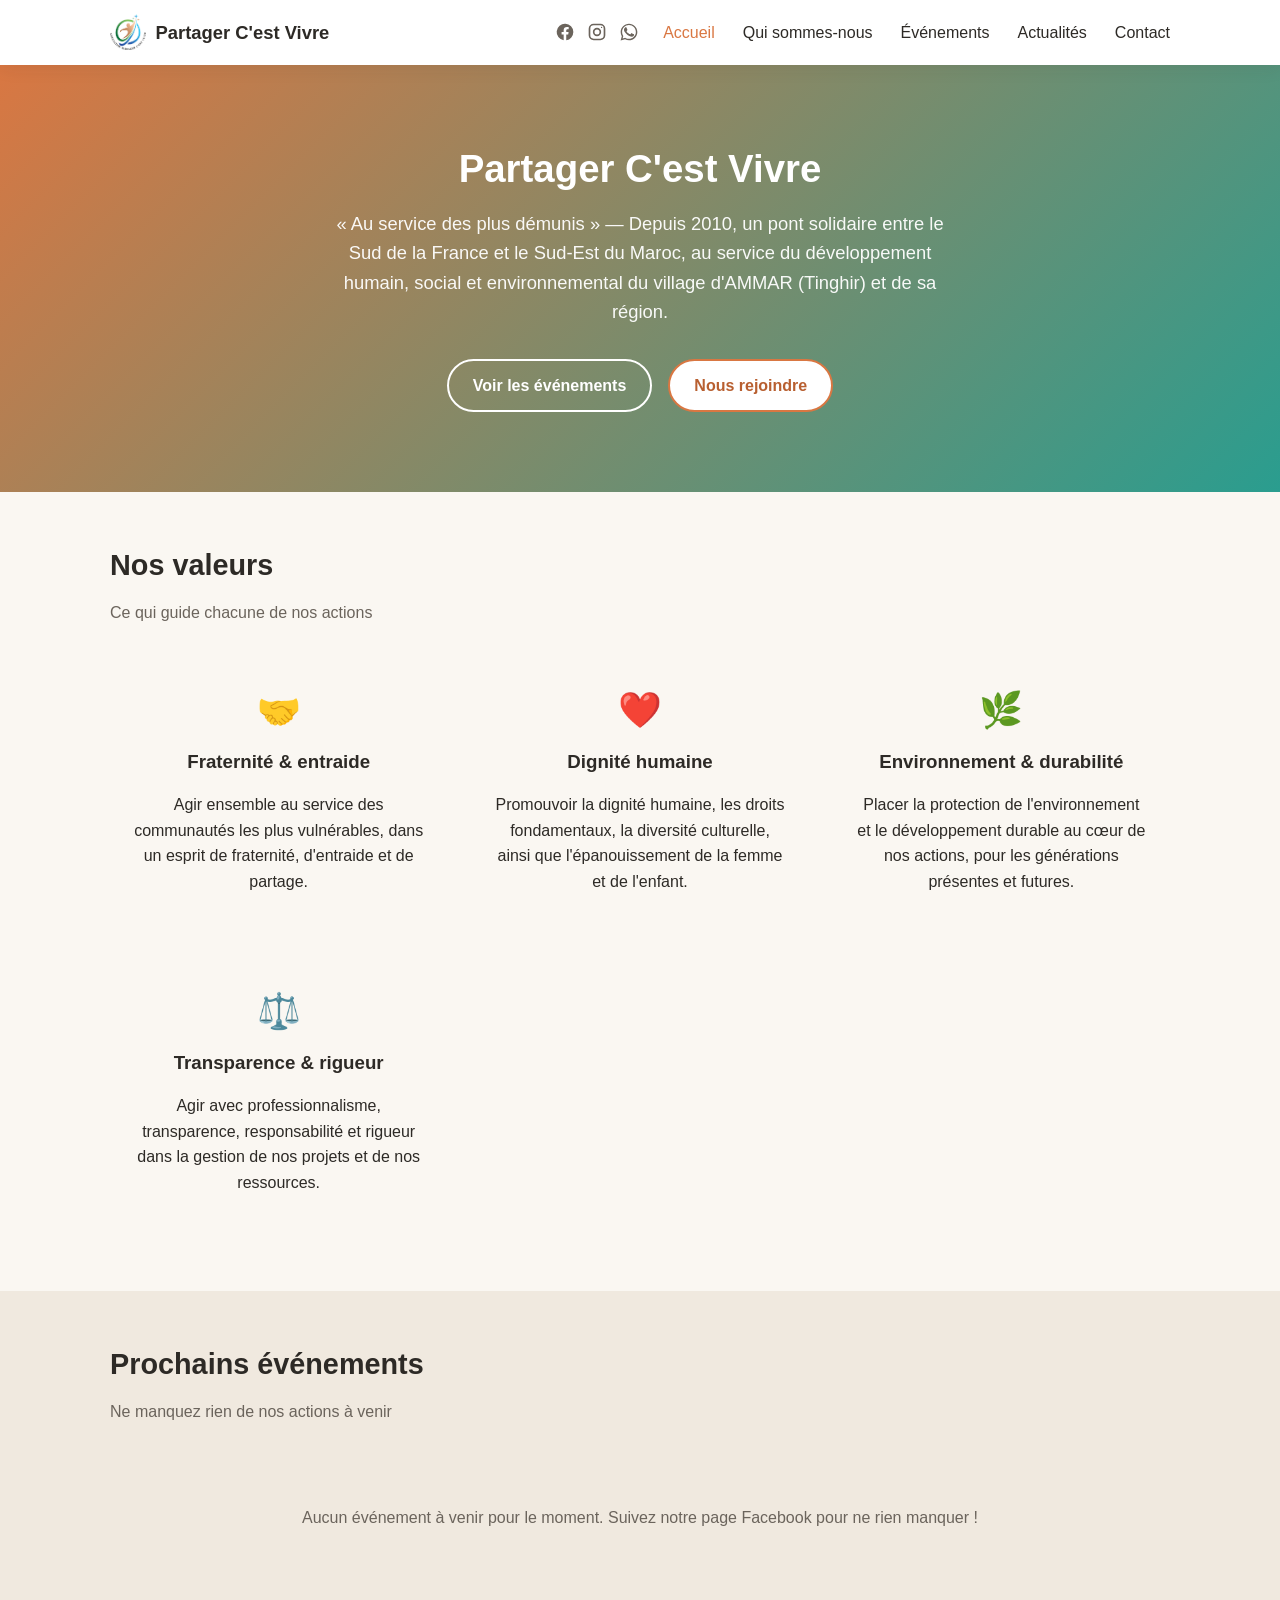
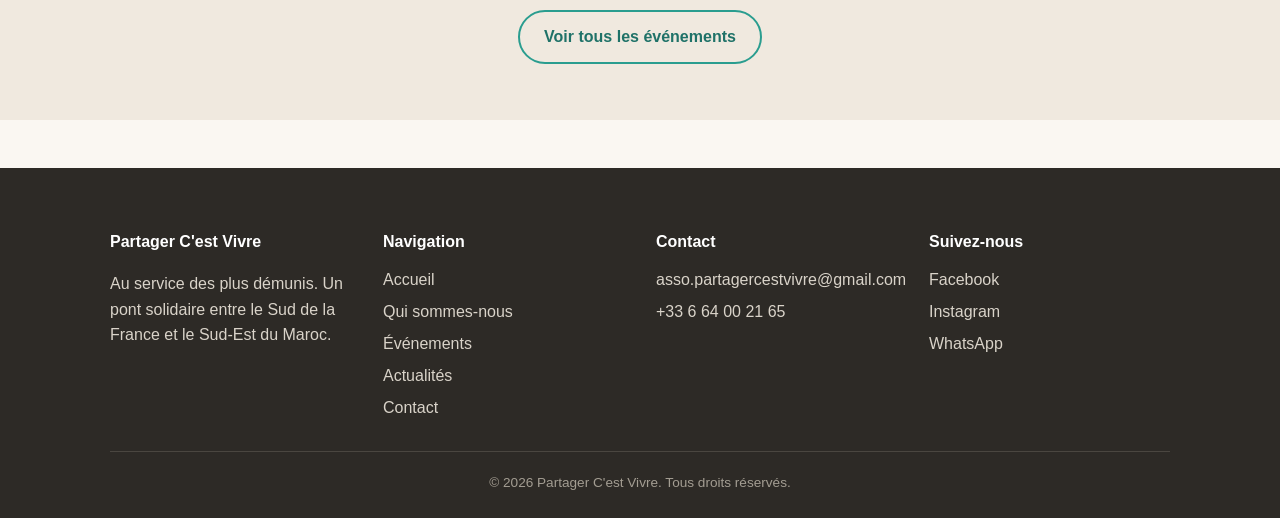
<file: index.html>
<!DOCTYPE html>
<html lang="fr">
<head>
  <meta charset="UTF-8">
  <meta name="viewport" content="width=device-width, initial-scale=1.0">
  <title>Partager C'est Vivre - Association</title>
  <meta name="description" content="Partager C'est Vivre, association loi 1901 au service des plus démunis. Un pont solidaire entre le Sud de la France et le Sud-Est du Maroc depuis 2010.">
  <link rel="icon" href="assets/logo.png" type="image/png">
  <link rel="canonical" href="https://partagercestvivre.com/">
  <link rel="stylesheet" href="css/style.css">
  <script type="application/ld+json">
  {
    "@context": "https://schema.org",
    "@type": "NGO",
    "name": "Partager C'est Vivre",
    "alternateName": "Agir Pour Mon Village",
    "url": "https://partagercestvivre.com/",
    "logo": "https://partagercestvivre.com/assets/logo.png",
    "description": "Association loi 1901 au service des plus démunis, fondée en 2010, agissant pour le développement humain, social et environnemental du village d'AMMAR (Tinghir) au Sud-Est du Maroc.",
    "foundingDate": "2010-01-28",
    "address": {
      "@type": "PostalAddress",
      "streetAddress": "153, Allée de la Gardiole",
      "postalCode": "34080",
      "addressLocality": "Montpellier",
      "addressCountry": "FR"
    },
    "email": "asso.partagercestvivre@gmail.com",
    "telephone": "+33664002165",
    "sameAs": [
      "https://www.facebook.com/asso.partager.c.est.vivre",
      "https://www.instagram.com/asso_pcv_officiel"
    ]
  }
  </script>
</head>
<body>
  <header class="site-header">
    <nav class="nav">
      <a href="index.html" class="nav-brand">
        <img src="assets/logo.png" alt="Logo Partager C'est Vivre">
        <span>Partager C'est Vivre</span>
      </a>
      <div class="nav-right">
        <div class="nav-social">
          <a href="https://www.facebook.com/asso.partager.c.est.vivre" target="_blank" rel="noopener" aria-label="Facebook">
            <svg width="20" height="20" viewBox="0 0 24 24" fill="currentColor" aria-hidden="true"><path d="M22 12a10 10 0 1 0-11.6 9.9v-7H7.9V12h2.5V9.8c0-2.5 1.5-3.9 3.8-3.9 1.1 0 2.2.2 2.2.2v2.5h-1.3c-1.2 0-1.6.8-1.6 1.6V12h2.8l-.4 2.9h-2.4v7A10 10 0 0 0 22 12z"/></svg>
          </a>
          <a href="https://www.instagram.com/asso_pcv_officiel" target="_blank" rel="noopener" aria-label="Instagram">
            <svg width="20" height="20" viewBox="0 0 24 24" fill="none" stroke="currentColor" stroke-width="2" stroke-linecap="round" stroke-linejoin="round" aria-hidden="true"><rect x="3" y="3" width="18" height="18" rx="5"/><circle cx="12" cy="12" r="4"/><circle cx="17.5" cy="6.5" r="0.8" fill="currentColor" stroke="none"/></svg>
          </a>
          <a href="https://wa.me/33664002165" target="_blank" rel="noopener" aria-label="WhatsApp">
            <svg width="20" height="20" viewBox="0 0 24 24" fill="currentColor" aria-hidden="true"><path d="M12.001 2.003c-5.514 0-9.997 4.483-9.997 9.997 0 1.762.462 3.484 1.339 4.997l-1.421 5.192 5.32-1.394a9.96 9.96 0 0 0 4.759 1.202h.001c5.514 0 9.997-4.483 9.997-9.997s-4.483-9.997-9.998-9.997zm0 18.246a8.24 8.24 0 0 1-4.198-1.147l-.301-.179-3.153.827.843-3.077-.196-.315a8.221 8.221 0 0 1-1.269-4.408c0-4.55 3.702-8.251 8.251-8.251 4.549 0 8.251 3.701 8.251 8.251 0 4.549-3.702 8.251-8.251 8.251z"/><path d="M17.472 14.382c-.297-.149-1.758-.867-2.03-.967-.273-.099-.471-.148-.67.15-.197.297-.767.966-.94 1.164-.173.199-.347.223-.644.075-.297-.15-1.255-.463-2.39-1.475-.883-.788-1.48-1.761-1.653-2.059-.173-.297-.018-.458.13-.606.134-.133.297-.347.446-.52.149-.174.198-.298.298-.497.099-.198.05-.371-.025-.52-.075-.149-.669-1.612-.916-2.207-.242-.579-.487-.5-.669-.51-.173-.008-.371-.01-.57-.01-.198 0-.52.074-.792.372-.272.297-1.04 1.016-1.04 2.479 0 1.462 1.065 2.875 1.213 3.074.149.198 2.096 3.2 5.077 4.487.709.306 1.262.489 1.694.625.712.227 1.36.195 1.871.118.571-.085 1.758-.719 2.006-1.413.248-.694.248-1.289.173-1.413-.074-.124-.272-.198-.57-.347z"/></svg>
          </a>
        </div>
        <button class="nav-toggle" aria-label="Ouvrir le menu">
          <svg width="24" height="24" viewBox="0 0 24 24" fill="none" stroke="currentColor" stroke-width="2" stroke-linecap="round" aria-hidden="true"><line x1="3" y1="6" x2="21" y2="6"/><line x1="3" y1="12" x2="21" y2="12"/><line x1="3" y1="18" x2="21" y2="18"/></svg>
        </button>
        <ul class="nav-links">
          <li><a href="index.html">Accueil</a></li>
          <li><a href="qui-sommes-nous.html">Qui sommes-nous</a></li>
          <li><a href="evenements.html">Événements</a></li>
          <li><a href="actualites.html">Actualités</a></li>
          <li><a href="contact.html">Contact</a></li>
        </ul>
      </div>
    </nav>
  </header>

  <main>
    <section class="hero">
      <div class="container">
        <h1>Partager C'est Vivre</h1>
        <p>« Au service des plus démunis » — Depuis 2010, un pont solidaire entre le Sud de la France et le
        Sud-Est du Maroc, au service du développement humain, social et environnemental du village d'AMMAR
        (Tinghir) et de sa région.</p>
        <div class="hero-actions">
          <a href="evenements.html" class="btn btn-outline">Voir les événements</a>
          <a href="contact.html" class="btn btn-primary" style="border-color: var(--color-primary); background: #fff; color: var(--color-primary-dark);">Nous rejoindre</a>
        </div>
      </div>
    </section>

    <section class="section">
      <div class="container">
        <h2 class="section-title">Nos valeurs</h2>
        <p class="section-subtitle">Ce qui guide chacune de nos actions</p>
        <div class="grid">
          <div class="value-item">
            <div class="value-icon">🤝</div>
            <h3>Fraternité &amp; entraide</h3>
            <p>Agir ensemble au service des communautés les plus vulnérables, dans un esprit de fraternité, d'entraide et de partage.</p>
          </div>
          <div class="value-item">
            <div class="value-icon">❤️</div>
            <h3>Dignité humaine</h3>
            <p>Promouvoir la dignité humaine, les droits fondamentaux, la diversité culturelle, ainsi que l'épanouissement de la femme et de l'enfant.</p>
          </div>
          <div class="value-item">
            <div class="value-icon">🌿</div>
            <h3>Environnement &amp; durabilité</h3>
            <p>Placer la protection de l'environnement et le développement durable au cœur de nos actions, pour les générations présentes et futures.</p>
          </div>
          <div class="value-item">
            <div class="value-icon">⚖️</div>
            <h3>Transparence &amp; rigueur</h3>
            <p>Agir avec professionnalisme, transparence, responsabilité et rigueur dans la gestion de nos projets et de nos ressources.</p>
          </div>
        </div>
      </div>
    </section>

    <section class="section section-alt">
      <div class="container">
        <h2 class="section-title">Prochains événements</h2>
        <p class="section-subtitle">Ne manquez rien de nos actions à venir</p>
        <div class="grid" id="home-upcoming-events">
          <p class="empty-state">Chargement des événements…</p>
        </div>
        <div style="text-align:center; margin-top: 2rem;">
          <a href="evenements.html" class="btn btn-outline-dark">Voir tous les événements</a>
        </div>
      </div>
    </section>
  </main>

  <footer class="site-footer">
    <div class="container">
      <div class="footer-grid">
        <div>
          <h4>Partager C'est Vivre</h4>
          <p>Au service des plus démunis. Un pont solidaire entre le Sud de la France et le Sud-Est du Maroc.</p>
        </div>
        <div>
          <h4>Navigation</h4>
          <a href="index.html">Accueil</a>
          <a href="qui-sommes-nous.html">Qui sommes-nous</a>
          <a href="evenements.html">Événements</a>
          <a href="actualites.html">Actualités</a>
          <a href="contact.html">Contact</a>
        </div>
        <div>
          <h4>Contact</h4>
          <a href="mailto:asso.partagercestvivre@gmail.com">asso.partagercestvivre@gmail.com</a>
          <a href="tel:+33664002165">+33 6 64 00 21 65</a>
        </div>
        <div>
          <h4>Suivez-nous</h4>
          <a href="https://www.facebook.com/asso.partager.c.est.vivre" target="_blank" rel="noopener">Facebook</a>
          <a href="https://www.instagram.com/asso_pcv_officiel" target="_blank" rel="noopener">Instagram</a>
          <a href="https://wa.me/33664002165" target="_blank" rel="noopener">WhatsApp</a>
        </div>
      </div>
      <div class="footer-bottom">
        &copy; <span id="year"></span> Partager C'est Vivre. Tous droits réservés.
      </div>
    </div>
  </footer>

  <script src="js/main.js"></script>
  <script>document.getElementById("year").textContent = new Date().getFullYear();</script>
</body>
</html>
</file>
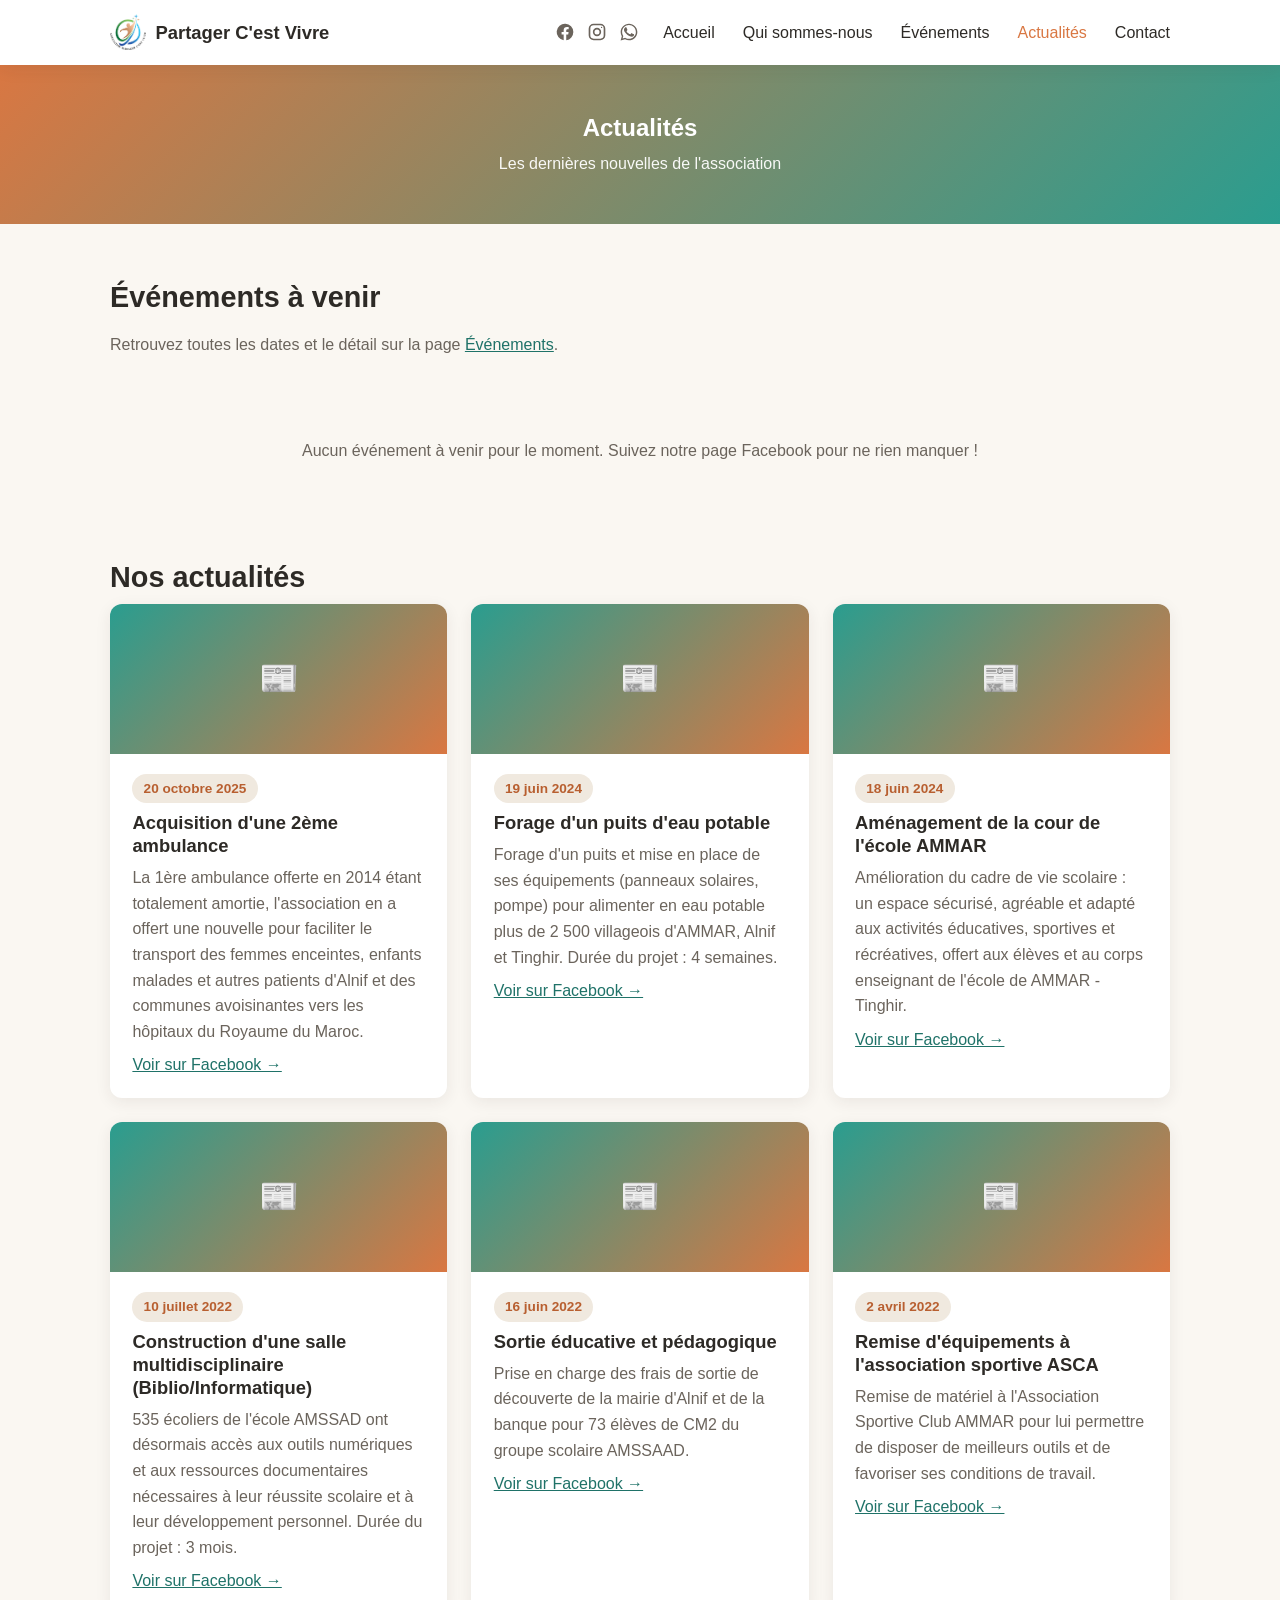
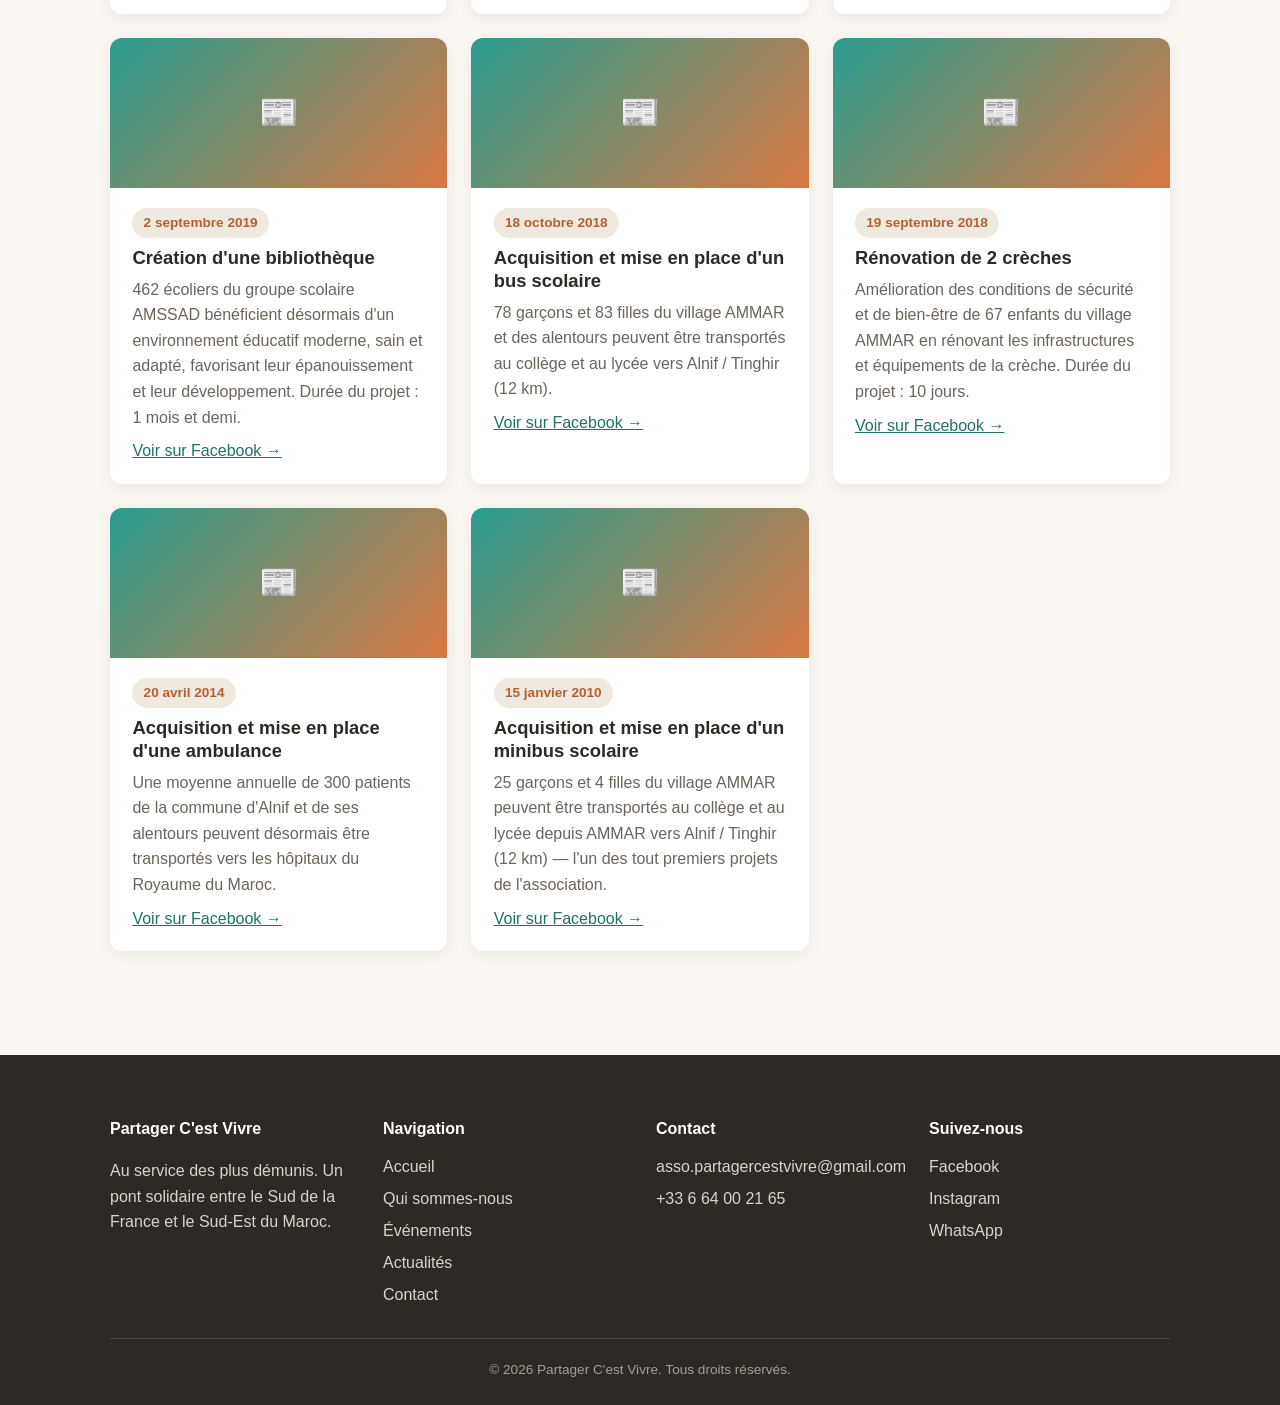
<file: actualites.html>
<!DOCTYPE html>
<html lang="fr">
<head>
  <meta charset="UTF-8">
  <meta name="viewport" content="width=device-width, initial-scale=1.0">
  <title>Actualités - Partager C'est Vivre</title>
  <meta name="description" content="Suivez les dernières actualités et réalisations de l'association Partager C'est Vivre.">
  <link rel="icon" href="assets/logo.png" type="image/png">
  <link rel="canonical" href="https://partagercestvivre.com/actualites.html">
  <link rel="stylesheet" href="css/style.css">
</head>
<body>
  <header class="site-header">
    <nav class="nav">
      <a href="index.html" class="nav-brand">
        <img src="assets/logo.png" alt="Logo Partager C'est Vivre">
        <span>Partager C'est Vivre</span>
      </a>
      <div class="nav-right">
        <div class="nav-social">
          <a href="https://www.facebook.com/asso.partager.c.est.vivre" target="_blank" rel="noopener" aria-label="Facebook">
            <svg width="20" height="20" viewBox="0 0 24 24" fill="currentColor" aria-hidden="true"><path d="M22 12a10 10 0 1 0-11.6 9.9v-7H7.9V12h2.5V9.8c0-2.5 1.5-3.9 3.8-3.9 1.1 0 2.2.2 2.2.2v2.5h-1.3c-1.2 0-1.6.8-1.6 1.6V12h2.8l-.4 2.9h-2.4v7A10 10 0 0 0 22 12z"/></svg>
          </a>
          <a href="https://www.instagram.com/asso_pcv_officiel" target="_blank" rel="noopener" aria-label="Instagram">
            <svg width="20" height="20" viewBox="0 0 24 24" fill="none" stroke="currentColor" stroke-width="2" stroke-linecap="round" stroke-linejoin="round" aria-hidden="true"><rect x="3" y="3" width="18" height="18" rx="5"/><circle cx="12" cy="12" r="4"/><circle cx="17.5" cy="6.5" r="0.8" fill="currentColor" stroke="none"/></svg>
          </a>
          <a href="https://wa.me/33664002165" target="_blank" rel="noopener" aria-label="WhatsApp">
            <svg width="20" height="20" viewBox="0 0 24 24" fill="currentColor" aria-hidden="true"><path d="M12.001 2.003c-5.514 0-9.997 4.483-9.997 9.997 0 1.762.462 3.484 1.339 4.997l-1.421 5.192 5.32-1.394a9.96 9.96 0 0 0 4.759 1.202h.001c5.514 0 9.997-4.483 9.997-9.997s-4.483-9.997-9.998-9.997zm0 18.246a8.24 8.24 0 0 1-4.198-1.147l-.301-.179-3.153.827.843-3.077-.196-.315a8.221 8.221 0 0 1-1.269-4.408c0-4.55 3.702-8.251 8.251-8.251 4.549 0 8.251 3.701 8.251 8.251 0 4.549-3.702 8.251-8.251 8.251z"/><path d="M17.472 14.382c-.297-.149-1.758-.867-2.03-.967-.273-.099-.471-.148-.67.15-.197.297-.767.966-.94 1.164-.173.199-.347.223-.644.075-.297-.15-1.255-.463-2.39-1.475-.883-.788-1.48-1.761-1.653-2.059-.173-.297-.018-.458.13-.606.134-.133.297-.347.446-.52.149-.174.198-.298.298-.497.099-.198.05-.371-.025-.52-.075-.149-.669-1.612-.916-2.207-.242-.579-.487-.5-.669-.51-.173-.008-.371-.01-.57-.01-.198 0-.52.074-.792.372-.272.297-1.04 1.016-1.04 2.479 0 1.462 1.065 2.875 1.213 3.074.149.198 2.096 3.2 5.077 4.487.709.306 1.262.489 1.694.625.712.227 1.36.195 1.871.118.571-.085 1.758-.719 2.006-1.413.248-.694.248-1.289.173-1.413-.074-.124-.272-.198-.57-.347z"/></svg>
          </a>
        </div>
        <button class="nav-toggle" aria-label="Ouvrir le menu">
          <svg width="24" height="24" viewBox="0 0 24 24" fill="none" stroke="currentColor" stroke-width="2" stroke-linecap="round" aria-hidden="true"><line x1="3" y1="6" x2="21" y2="6"/><line x1="3" y1="12" x2="21" y2="12"/><line x1="3" y1="18" x2="21" y2="18"/></svg>
        </button>
        <ul class="nav-links">
          <li><a href="index.html">Accueil</a></li>
          <li><a href="qui-sommes-nous.html">Qui sommes-nous</a></li>
          <li><a href="evenements.html">Événements</a></li>
          <li><a href="actualites.html">Actualités</a></li>
          <li><a href="contact.html">Contact</a></li>
        </ul>
      </div>
    </nav>
  </header>

  <main>
    <section class="page-hero">
      <div class="container">
        <h1>Actualités</h1>
        <p>Les dernières nouvelles de l'association</p>
      </div>
    </section>

    <section class="section">
      <div class="container">
        <h2 class="section-title">Événements à venir</h2>
        <p class="section-subtitle">
          Retrouvez toutes les dates et le détail sur la page <a href="evenements.html">Événements</a>.
        </p>
        <div class="grid" id="actu-upcoming-events" style="margin-bottom: 3rem;">
          <p class="empty-state">Chargement des événements…</p>
        </div>

        <h2 class="section-title">Nos actualités</h2>
        <div class="grid" id="actualites-list">
          <p class="empty-state">Chargement des actualités…</p>
        </div>
      </div>
    </section>
  </main>

  <footer class="site-footer">
    <div class="container">
      <div class="footer-grid">
        <div>
          <h4>Partager C'est Vivre</h4>
          <p>Au service des plus démunis. Un pont solidaire entre le Sud de la France et le Sud-Est du Maroc.</p>
        </div>
        <div>
          <h4>Navigation</h4>
          <a href="index.html">Accueil</a>
          <a href="qui-sommes-nous.html">Qui sommes-nous</a>
          <a href="evenements.html">Événements</a>
          <a href="actualites.html">Actualités</a>
          <a href="contact.html">Contact</a>
        </div>
        <div>
          <h4>Contact</h4>
          <a href="mailto:asso.partagercestvivre@gmail.com">asso.partagercestvivre@gmail.com</a>
          <a href="tel:+33664002165">+33 6 64 00 21 65</a>
        </div>
        <div>
          <h4>Suivez-nous</h4>
          <a href="https://www.facebook.com/asso.partager.c.est.vivre" target="_blank" rel="noopener">Facebook</a>
          <a href="https://www.instagram.com/asso_pcv_officiel" target="_blank" rel="noopener">Instagram</a>
          <a href="https://wa.me/33664002165" target="_blank" rel="noopener">WhatsApp</a>
        </div>
      </div>
      <div class="footer-bottom">
        &copy; <span id="year"></span> Partager C'est Vivre. Tous droits réservés.
      </div>
    </div>
  </footer>

  <script src="js/main.js"></script>
  <script>document.getElementById("year").textContent = new Date().getFullYear();</script>
</body>
</html>
</file>
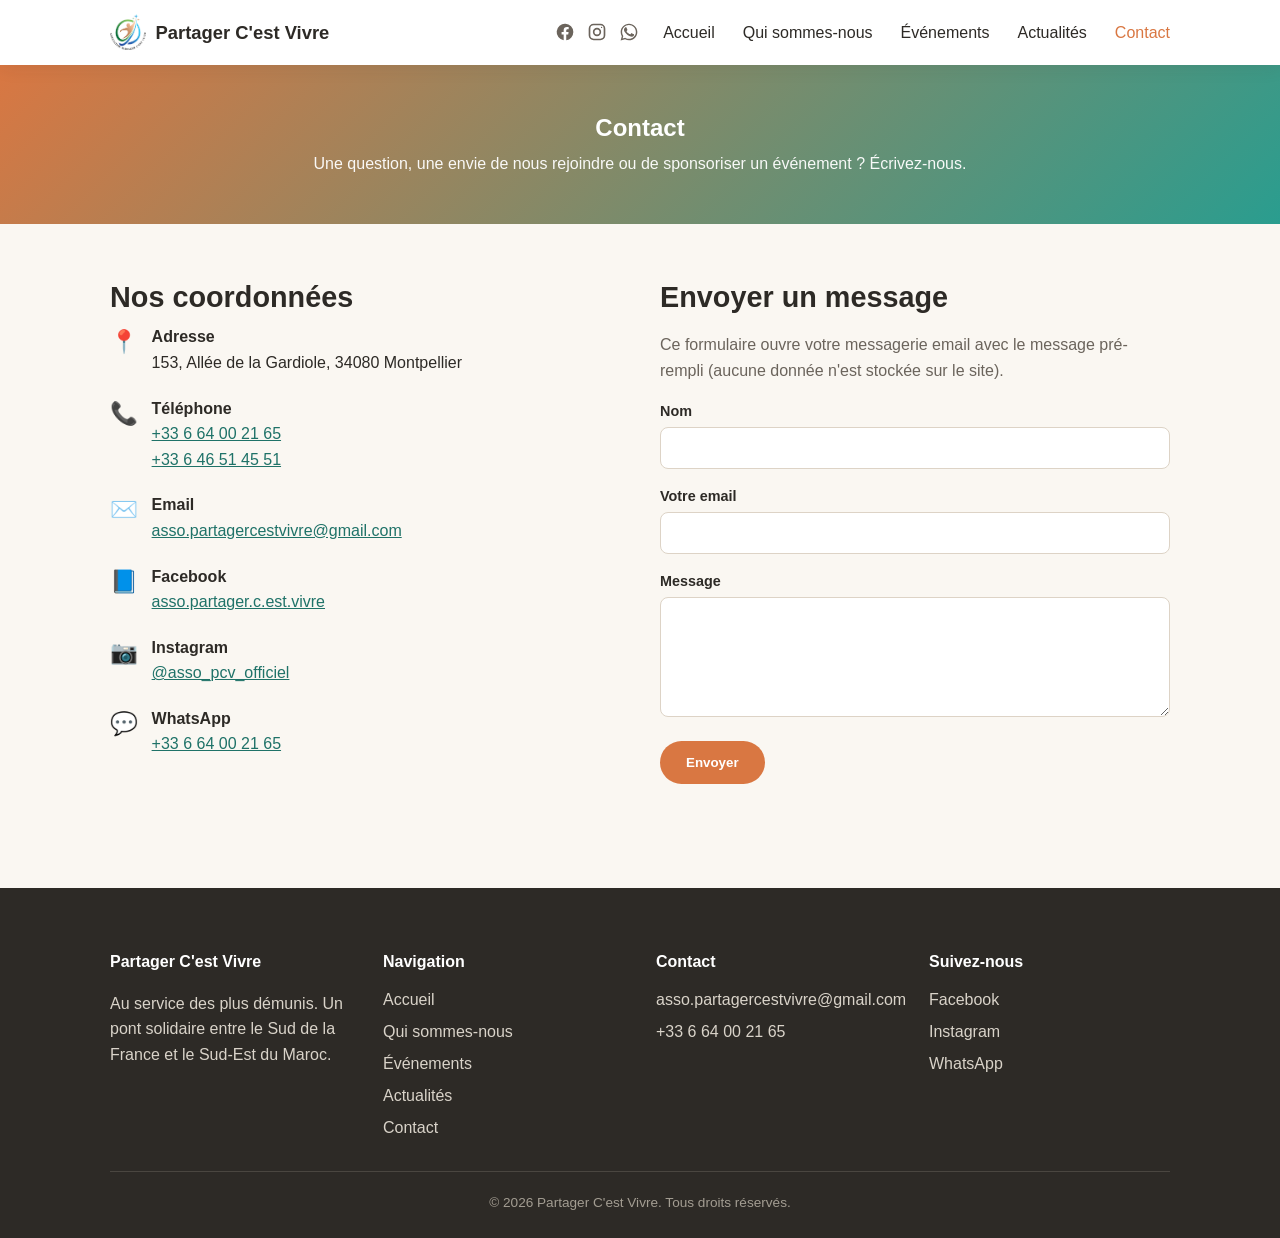
<file: contact.html>
<!DOCTYPE html>
<html lang="fr">
<head>
  <meta charset="UTF-8">
  <meta name="viewport" content="width=device-width, initial-scale=1.0">
  <title>Contact - Partager C'est Vivre</title>
  <meta name="description" content="Contactez l'association Partager C'est Vivre : adresse, téléphone, email et réseaux sociaux.">
  <link rel="icon" href="assets/logo.png" type="image/png">
  <link rel="canonical" href="https://partagercestvivre.com/contact.html">
  <link rel="stylesheet" href="css/style.css">
</head>
<body>
  <header class="site-header">
    <nav class="nav">
      <a href="index.html" class="nav-brand">
        <img src="assets/logo.png" alt="Logo Partager C'est Vivre">
        <span>Partager C'est Vivre</span>
      </a>
      <div class="nav-right">
        <div class="nav-social">
          <a href="https://www.facebook.com/asso.partager.c.est.vivre" target="_blank" rel="noopener" aria-label="Facebook">
            <svg width="20" height="20" viewBox="0 0 24 24" fill="currentColor" aria-hidden="true"><path d="M22 12a10 10 0 1 0-11.6 9.9v-7H7.9V12h2.5V9.8c0-2.5 1.5-3.9 3.8-3.9 1.1 0 2.2.2 2.2.2v2.5h-1.3c-1.2 0-1.6.8-1.6 1.6V12h2.8l-.4 2.9h-2.4v7A10 10 0 0 0 22 12z"/></svg>
          </a>
          <a href="https://www.instagram.com/asso_pcv_officiel" target="_blank" rel="noopener" aria-label="Instagram">
            <svg width="20" height="20" viewBox="0 0 24 24" fill="none" stroke="currentColor" stroke-width="2" stroke-linecap="round" stroke-linejoin="round" aria-hidden="true"><rect x="3" y="3" width="18" height="18" rx="5"/><circle cx="12" cy="12" r="4"/><circle cx="17.5" cy="6.5" r="0.8" fill="currentColor" stroke="none"/></svg>
          </a>
          <a href="https://wa.me/33664002165" target="_blank" rel="noopener" aria-label="WhatsApp">
            <svg width="20" height="20" viewBox="0 0 24 24" fill="currentColor" aria-hidden="true"><path d="M12.001 2.003c-5.514 0-9.997 4.483-9.997 9.997 0 1.762.462 3.484 1.339 4.997l-1.421 5.192 5.32-1.394a9.96 9.96 0 0 0 4.759 1.202h.001c5.514 0 9.997-4.483 9.997-9.997s-4.483-9.997-9.998-9.997zm0 18.246a8.24 8.24 0 0 1-4.198-1.147l-.301-.179-3.153.827.843-3.077-.196-.315a8.221 8.221 0 0 1-1.269-4.408c0-4.55 3.702-8.251 8.251-8.251 4.549 0 8.251 3.701 8.251 8.251 0 4.549-3.702 8.251-8.251 8.251z"/><path d="M17.472 14.382c-.297-.149-1.758-.867-2.03-.967-.273-.099-.471-.148-.67.15-.197.297-.767.966-.94 1.164-.173.199-.347.223-.644.075-.297-.15-1.255-.463-2.39-1.475-.883-.788-1.48-1.761-1.653-2.059-.173-.297-.018-.458.13-.606.134-.133.297-.347.446-.52.149-.174.198-.298.298-.497.099-.198.05-.371-.025-.52-.075-.149-.669-1.612-.916-2.207-.242-.579-.487-.5-.669-.51-.173-.008-.371-.01-.57-.01-.198 0-.52.074-.792.372-.272.297-1.04 1.016-1.04 2.479 0 1.462 1.065 2.875 1.213 3.074.149.198 2.096 3.2 5.077 4.487.709.306 1.262.489 1.694.625.712.227 1.36.195 1.871.118.571-.085 1.758-.719 2.006-1.413.248-.694.248-1.289.173-1.413-.074-.124-.272-.198-.57-.347z"/></svg>
          </a>
        </div>
        <button class="nav-toggle" aria-label="Ouvrir le menu">
          <svg width="24" height="24" viewBox="0 0 24 24" fill="none" stroke="currentColor" stroke-width="2" stroke-linecap="round" aria-hidden="true"><line x1="3" y1="6" x2="21" y2="6"/><line x1="3" y1="12" x2="21" y2="12"/><line x1="3" y1="18" x2="21" y2="18"/></svg>
        </button>
        <ul class="nav-links">
          <li><a href="index.html">Accueil</a></li>
          <li><a href="qui-sommes-nous.html">Qui sommes-nous</a></li>
          <li><a href="evenements.html">Événements</a></li>
          <li><a href="actualites.html">Actualités</a></li>
          <li><a href="contact.html">Contact</a></li>
        </ul>
      </div>
    </nav>
  </header>

  <main>
    <section class="page-hero">
      <div class="container">
        <h1>Contact</h1>
        <p>Une question, une envie de nous rejoindre ou de sponsoriser un événement ? Écrivez-nous.</p>
      </div>
    </section>

    <section class="section">
      <div class="container">
        <div class="contact-grid">
          <div>
            <h2 class="section-title">Nos coordonnées</h2>
            <div class="contact-info-item">
              <span class="icon">📍</span>
              <div>
                <strong>Adresse</strong><br>
                153, Allée de la Gardiole, 34080 Montpellier
              </div>
            </div>
            <div class="contact-info-item">
              <span class="icon">📞</span>
              <div>
                <strong>Téléphone</strong><br>
                <a href="tel:+33664002165">+33 6 64 00 21 65</a><br>
                <a href="tel:+33646514551">+33 6 46 51 45 51</a>
              </div>
            </div>
            <div class="contact-info-item">
              <span class="icon">✉️</span>
              <div>
                <strong>Email</strong><br>
                <a href="mailto:asso.partagercestvivre@gmail.com">asso.partagercestvivre@gmail.com</a>
              </div>
            </div>
            <div class="contact-info-item">
              <span class="icon">📘</span>
              <div>
                <strong>Facebook</strong><br>
                <a href="https://www.facebook.com/asso.partager.c.est.vivre" target="_blank" rel="noopener">
                  asso.partager.c.est.vivre
                </a>
              </div>
            </div>
            <div class="contact-info-item">
              <span class="icon">📷</span>
              <div>
                <strong>Instagram</strong><br>
                <a href="https://www.instagram.com/asso_pcv_officiel" target="_blank" rel="noopener">
                  @asso_pcv_officiel
                </a>
              </div>
            </div>
            <div class="contact-info-item">
              <span class="icon">💬</span>
              <div>
                <strong>WhatsApp</strong><br>
                <a href="https://wa.me/33664002165" target="_blank" rel="noopener">
                  +33 6 64 00 21 65
                </a>
              </div>
            </div>
          </div>

          <div>
            <h2 class="section-title">Envoyer un message</h2>
            <p class="section-subtitle" style="margin-bottom:1rem;">
              Ce formulaire ouvre votre messagerie email avec le message pré-rempli (aucune donnée n'est stockée sur le site).
            </p>
            <form class="contact-form" id="contact-form">
              <div>
                <label for="name">Nom</label>
                <input type="text" id="name" name="name" required>
              </div>
              <div>
                <label for="email">Votre email</label>
                <input type="email" id="email" name="email" required>
              </div>
              <div>
                <label for="message">Message</label>
                <textarea id="message" name="message" required></textarea>
              </div>
              <button type="submit" class="btn btn-primary" style="align-self:flex-start;">Envoyer</button>
            </form>
          </div>
        </div>
      </div>
    </section>
  </main>

  <footer class="site-footer">
    <div class="container">
      <div class="footer-grid">
        <div>
          <h4>Partager C'est Vivre</h4>
          <p>Au service des plus démunis. Un pont solidaire entre le Sud de la France et le Sud-Est du Maroc.</p>
        </div>
        <div>
          <h4>Navigation</h4>
          <a href="index.html">Accueil</a>
          <a href="qui-sommes-nous.html">Qui sommes-nous</a>
          <a href="evenements.html">Événements</a>
          <a href="actualites.html">Actualités</a>
          <a href="contact.html">Contact</a>
        </div>
        <div>
          <h4>Contact</h4>
          <a href="mailto:asso.partagercestvivre@gmail.com">asso.partagercestvivre@gmail.com</a>
          <a href="tel:+33664002165">+33 6 64 00 21 65</a>
        </div>
        <div>
          <h4>Suivez-nous</h4>
          <a href="https://www.facebook.com/asso.partager.c.est.vivre" target="_blank" rel="noopener">Facebook</a>
          <a href="https://www.instagram.com/asso_pcv_officiel" target="_blank" rel="noopener">Instagram</a>
          <a href="https://wa.me/33664002165" target="_blank" rel="noopener">WhatsApp</a>
        </div>
      </div>
      <div class="footer-bottom">
        &copy; <span id="year"></span> Partager C'est Vivre. Tous droits réservés.
      </div>
    </div>
  </footer>

  <script src="js/main.js"></script>
  <script>document.getElementById("year").textContent = new Date().getFullYear();</script>
</body>
</html>
</file>
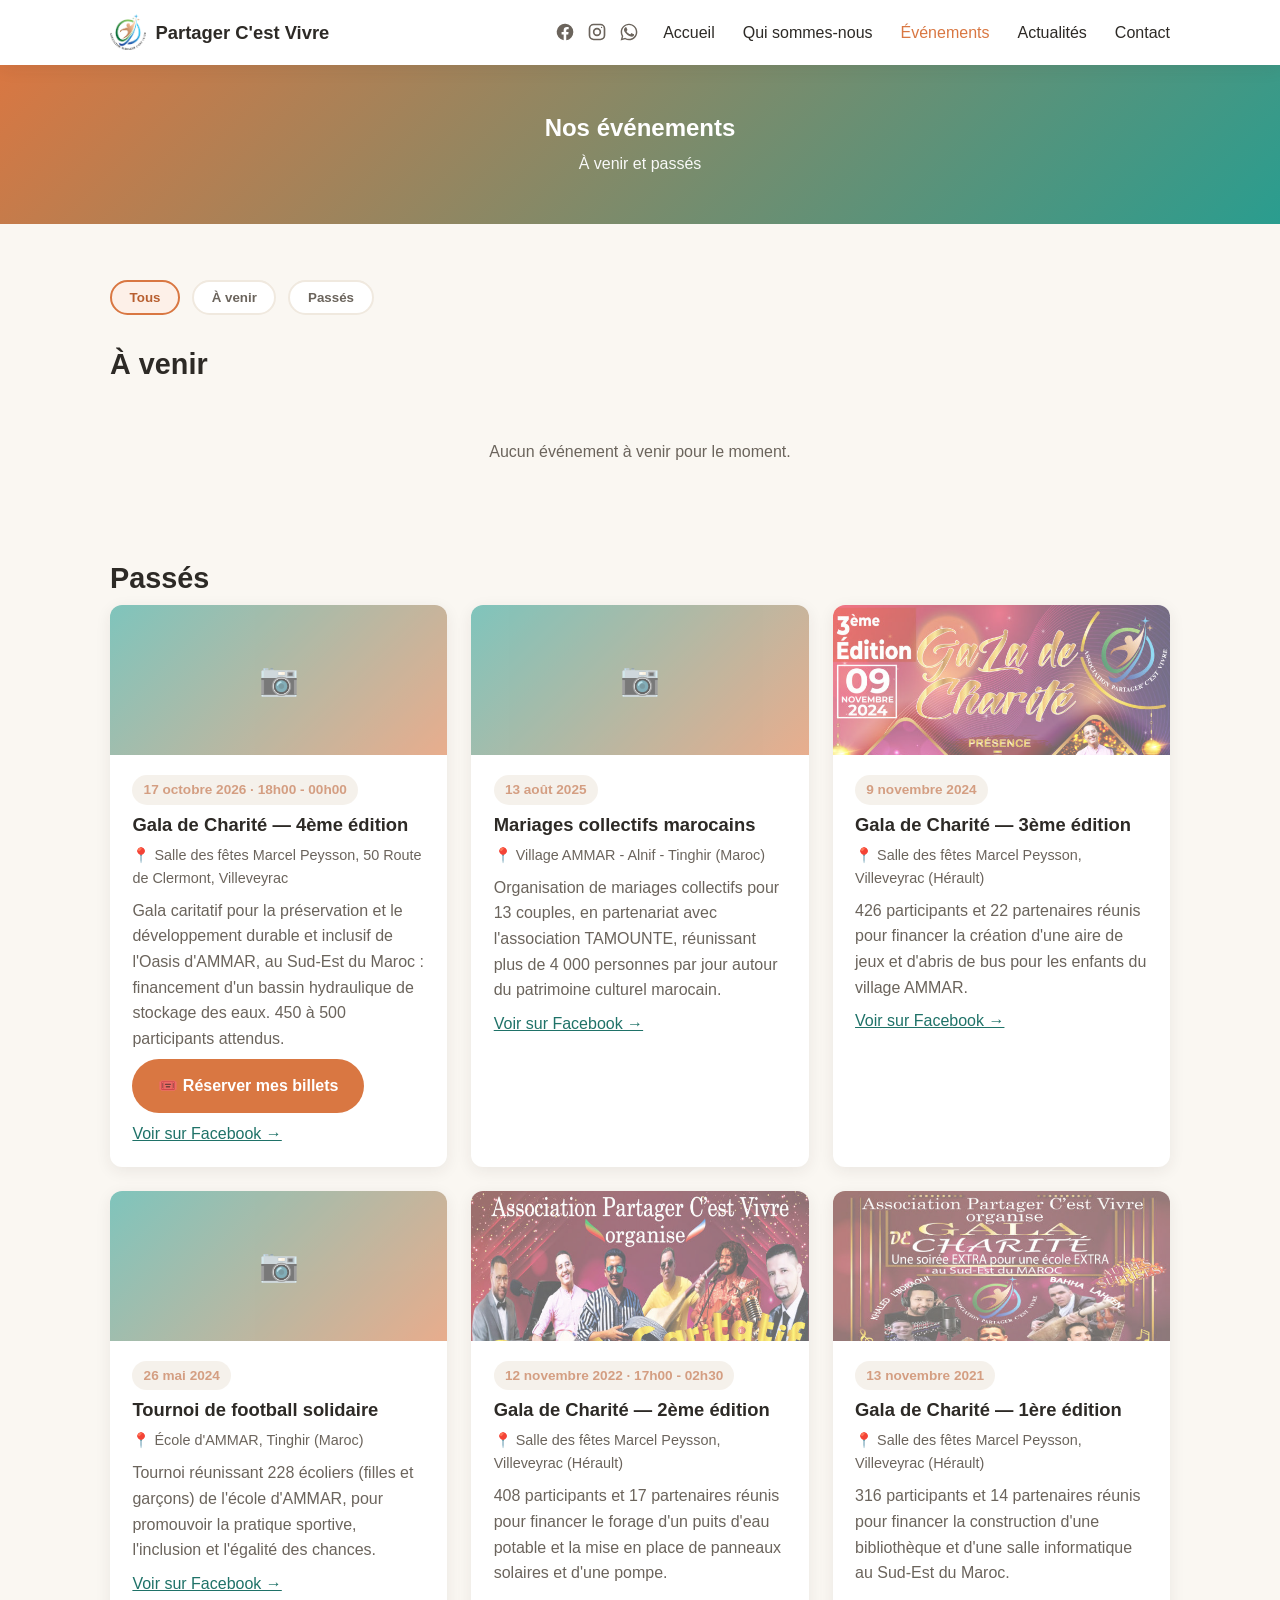
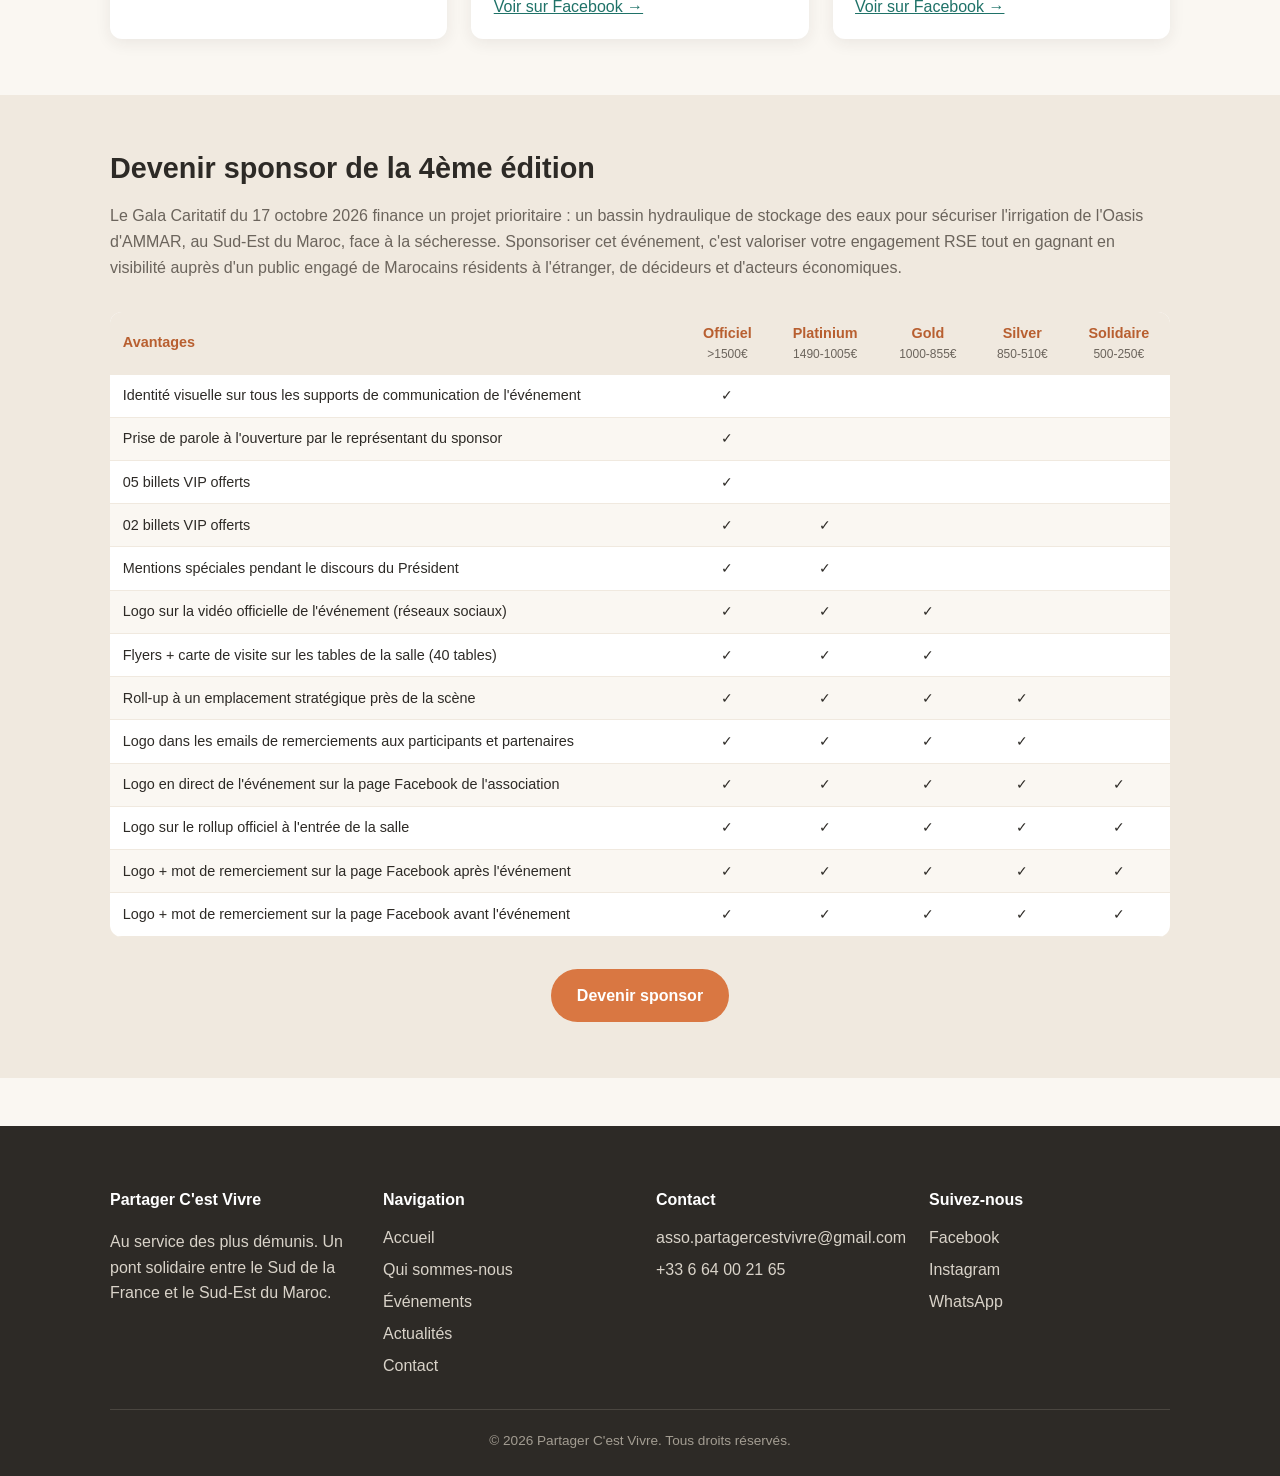
<file: evenements.html>
<!DOCTYPE html>
<html lang="fr">
<head>
  <meta charset="UTF-8">
  <meta name="viewport" content="width=device-width, initial-scale=1.0">
  <title>Événements - Partager C'est Vivre</title>
  <meta name="description" content="Retrouvez tous les événements passés et à venir de l'association Partager C'est Vivre, dont la 4ème édition du Gala de Charité le 17 octobre 2026.">
  <link rel="icon" href="assets/logo.png" type="image/png">
  <link rel="canonical" href="https://partagercestvivre.com/evenements.html">
  <link rel="stylesheet" href="css/style.css">
</head>
<body>
  <header class="site-header">
    <nav class="nav">
      <a href="index.html" class="nav-brand">
        <img src="assets/logo.png" alt="Logo Partager C'est Vivre">
        <span>Partager C'est Vivre</span>
      </a>
      <div class="nav-right">
        <div class="nav-social">
          <a href="https://www.facebook.com/asso.partager.c.est.vivre" target="_blank" rel="noopener" aria-label="Facebook">
            <svg width="20" height="20" viewBox="0 0 24 24" fill="currentColor" aria-hidden="true"><path d="M22 12a10 10 0 1 0-11.6 9.9v-7H7.9V12h2.5V9.8c0-2.5 1.5-3.9 3.8-3.9 1.1 0 2.2.2 2.2.2v2.5h-1.3c-1.2 0-1.6.8-1.6 1.6V12h2.8l-.4 2.9h-2.4v7A10 10 0 0 0 22 12z"/></svg>
          </a>
          <a href="https://www.instagram.com/asso_pcv_officiel" target="_blank" rel="noopener" aria-label="Instagram">
            <svg width="20" height="20" viewBox="0 0 24 24" fill="none" stroke="currentColor" stroke-width="2" stroke-linecap="round" stroke-linejoin="round" aria-hidden="true"><rect x="3" y="3" width="18" height="18" rx="5"/><circle cx="12" cy="12" r="4"/><circle cx="17.5" cy="6.5" r="0.8" fill="currentColor" stroke="none"/></svg>
          </a>
          <a href="https://wa.me/33664002165" target="_blank" rel="noopener" aria-label="WhatsApp">
            <svg width="20" height="20" viewBox="0 0 24 24" fill="currentColor" aria-hidden="true"><path d="M12.001 2.003c-5.514 0-9.997 4.483-9.997 9.997 0 1.762.462 3.484 1.339 4.997l-1.421 5.192 5.32-1.394a9.96 9.96 0 0 0 4.759 1.202h.001c5.514 0 9.997-4.483 9.997-9.997s-4.483-9.997-9.998-9.997zm0 18.246a8.24 8.24 0 0 1-4.198-1.147l-.301-.179-3.153.827.843-3.077-.196-.315a8.221 8.221 0 0 1-1.269-4.408c0-4.55 3.702-8.251 8.251-8.251 4.549 0 8.251 3.701 8.251 8.251 0 4.549-3.702 8.251-8.251 8.251z"/><path d="M17.472 14.382c-.297-.149-1.758-.867-2.03-.967-.273-.099-.471-.148-.67.15-.197.297-.767.966-.94 1.164-.173.199-.347.223-.644.075-.297-.15-1.255-.463-2.39-1.475-.883-.788-1.48-1.761-1.653-2.059-.173-.297-.018-.458.13-.606.134-.133.297-.347.446-.52.149-.174.198-.298.298-.497.099-.198.05-.371-.025-.52-.075-.149-.669-1.612-.916-2.207-.242-.579-.487-.5-.669-.51-.173-.008-.371-.01-.57-.01-.198 0-.52.074-.792.372-.272.297-1.04 1.016-1.04 2.479 0 1.462 1.065 2.875 1.213 3.074.149.198 2.096 3.2 5.077 4.487.709.306 1.262.489 1.694.625.712.227 1.36.195 1.871.118.571-.085 1.758-.719 2.006-1.413.248-.694.248-1.289.173-1.413-.074-.124-.272-.198-.57-.347z"/></svg>
          </a>
        </div>
        <button class="nav-toggle" aria-label="Ouvrir le menu">
          <svg width="24" height="24" viewBox="0 0 24 24" fill="none" stroke="currentColor" stroke-width="2" stroke-linecap="round" aria-hidden="true"><line x1="3" y1="6" x2="21" y2="6"/><line x1="3" y1="12" x2="21" y2="12"/><line x1="3" y1="18" x2="21" y2="18"/></svg>
        </button>
        <ul class="nav-links">
          <li><a href="index.html">Accueil</a></li>
          <li><a href="qui-sommes-nous.html">Qui sommes-nous</a></li>
          <li><a href="evenements.html">Événements</a></li>
          <li><a href="actualites.html">Actualités</a></li>
          <li><a href="contact.html">Contact</a></li>
        </ul>
      </div>
    </nav>
  </header>

  <main>
    <section class="page-hero">
      <div class="container">
        <h1>Nos événements</h1>
        <p>À venir et passés</p>
      </div>
    </section>

    <section class="section">
      <div class="container">
        <div class="filter-tabs">
          <button class="filter-tab active" data-target="all">Tous</button>
          <button class="filter-tab" data-target="upcoming">À venir</button>
          <button class="filter-tab" data-target="past">Passés</button>
        </div>

        <h2 class="section-title" id="upcoming-heading">À venir</h2>
        <div class="grid" id="upcoming-events-list" style="margin-bottom: 3rem;">
          <p class="empty-state">Chargement des événements…</p>
        </div>

        <h2 class="section-title" id="past-heading">Passés</h2>
        <div class="grid" id="past-events-list">
          <p class="empty-state">Chargement des événements…</p>
        </div>
      </div>
    </section>

    <section class="section section-alt">
      <div class="container">
        <h2 class="section-title">Devenir sponsor de la 4ème édition</h2>
        <p class="section-subtitle">
          Le Gala Caritatif du 17 octobre 2026 finance un projet prioritaire : un bassin hydraulique de
          stockage des eaux pour sécuriser l'irrigation de l'Oasis d'AMMAR, au Sud-Est du Maroc, face à la
          sécheresse. Sponsoriser cet événement, c'est valoriser votre engagement RSE tout en gagnant en
          visibilité auprès d'un public engagé de Marocains résidents à l'étranger, de décideurs et
          d'acteurs économiques.
        </p>
        <div class="table-scroll">
          <table class="sponsor-table">
            <thead>
              <tr>
                <th>Avantages</th>
                <th>Officiel<br><span>&gt;1500€</span></th>
                <th>Platinium<br><span>1490-1005€</span></th>
                <th>Gold<br><span>1000-855€</span></th>
                <th>Silver<br><span>850-510€</span></th>
                <th>Solidaire<br><span>500-250€</span></th>
              </tr>
            </thead>
            <tbody>
              <tr><td>Identité visuelle sur tous les supports de communication de l'événement</td><td>✓</td><td></td><td></td><td></td><td></td></tr>
              <tr><td>Prise de parole à l'ouverture par le représentant du sponsor</td><td>✓</td><td></td><td></td><td></td><td></td></tr>
              <tr><td>05 billets VIP offerts</td><td>✓</td><td></td><td></td><td></td><td></td></tr>
              <tr><td>02 billets VIP offerts</td><td>✓</td><td>✓</td><td></td><td></td><td></td></tr>
              <tr><td>Mentions spéciales pendant le discours du Président</td><td>✓</td><td>✓</td><td></td><td></td><td></td></tr>
              <tr><td>Logo sur la vidéo officielle de l'événement (réseaux sociaux)</td><td>✓</td><td>✓</td><td>✓</td><td></td><td></td></tr>
              <tr><td>Flyers + carte de visite sur les tables de la salle (40 tables)</td><td>✓</td><td>✓</td><td>✓</td><td></td><td></td></tr>
              <tr><td>Roll-up à un emplacement stratégique près de la scène</td><td>✓</td><td>✓</td><td>✓</td><td>✓</td><td></td></tr>
              <tr><td>Logo dans les emails de remerciements aux participants et partenaires</td><td>✓</td><td>✓</td><td>✓</td><td>✓</td><td></td></tr>
              <tr><td>Logo en direct de l'événement sur la page Facebook de l'association</td><td>✓</td><td>✓</td><td>✓</td><td>✓</td><td>✓</td></tr>
              <tr><td>Logo sur le rollup officiel à l'entrée de la salle</td><td>✓</td><td>✓</td><td>✓</td><td>✓</td><td>✓</td></tr>
              <tr><td>Logo + mot de remerciement sur la page Facebook après l'événement</td><td>✓</td><td>✓</td><td>✓</td><td>✓</td><td>✓</td></tr>
              <tr><td>Logo + mot de remerciement sur la page Facebook avant l'événement</td><td>✓</td><td>✓</td><td>✓</td><td>✓</td><td>✓</td></tr>
            </tbody>
          </table>
        </div>
        <div style="text-align:center; margin-top:2rem;">
          <a href="contact.html" class="btn btn-primary">Devenir sponsor</a>
        </div>
      </div>
    </section>
  </main>

  <footer class="site-footer">
    <div class="container">
      <div class="footer-grid">
        <div>
          <h4>Partager C'est Vivre</h4>
          <p>Au service des plus démunis. Un pont solidaire entre le Sud de la France et le Sud-Est du Maroc.</p>
        </div>
        <div>
          <h4>Navigation</h4>
          <a href="index.html">Accueil</a>
          <a href="qui-sommes-nous.html">Qui sommes-nous</a>
          <a href="evenements.html">Événements</a>
          <a href="actualites.html">Actualités</a>
          <a href="contact.html">Contact</a>
        </div>
        <div>
          <h4>Contact</h4>
          <a href="mailto:asso.partagercestvivre@gmail.com">asso.partagercestvivre@gmail.com</a>
          <a href="tel:+33664002165">+33 6 64 00 21 65</a>
        </div>
        <div>
          <h4>Suivez-nous</h4>
          <a href="https://www.facebook.com/asso.partager.c.est.vivre" target="_blank" rel="noopener">Facebook</a>
          <a href="https://www.instagram.com/asso_pcv_officiel" target="_blank" rel="noopener">Instagram</a>
          <a href="https://wa.me/33664002165" target="_blank" rel="noopener">WhatsApp</a>
        </div>
      </div>
      <div class="footer-bottom">
        &copy; <span id="year"></span> Partager C'est Vivre. Tous droits réservés.
      </div>
    </div>
  </footer>

  <script src="js/main.js"></script>
  <script>document.getElementById("year").textContent = new Date().getFullYear();</script>
</body>
</html>
</file>
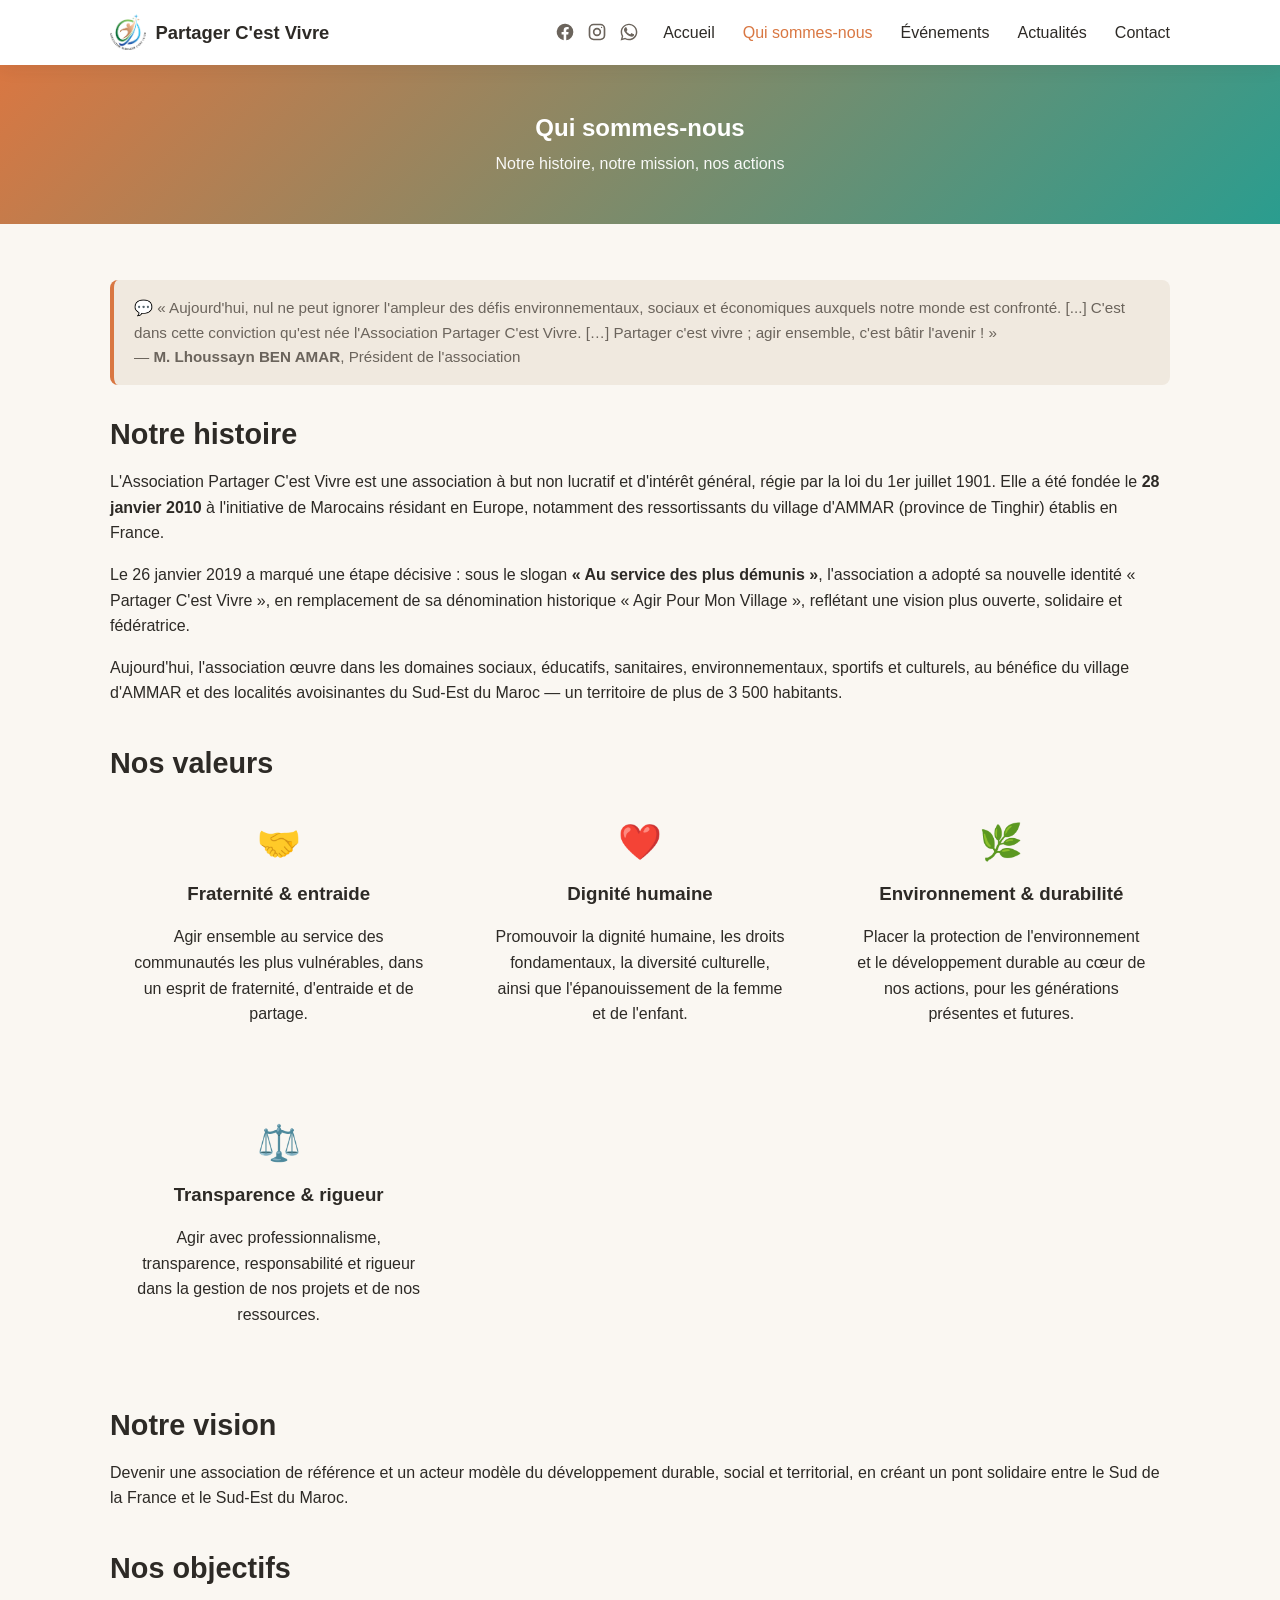
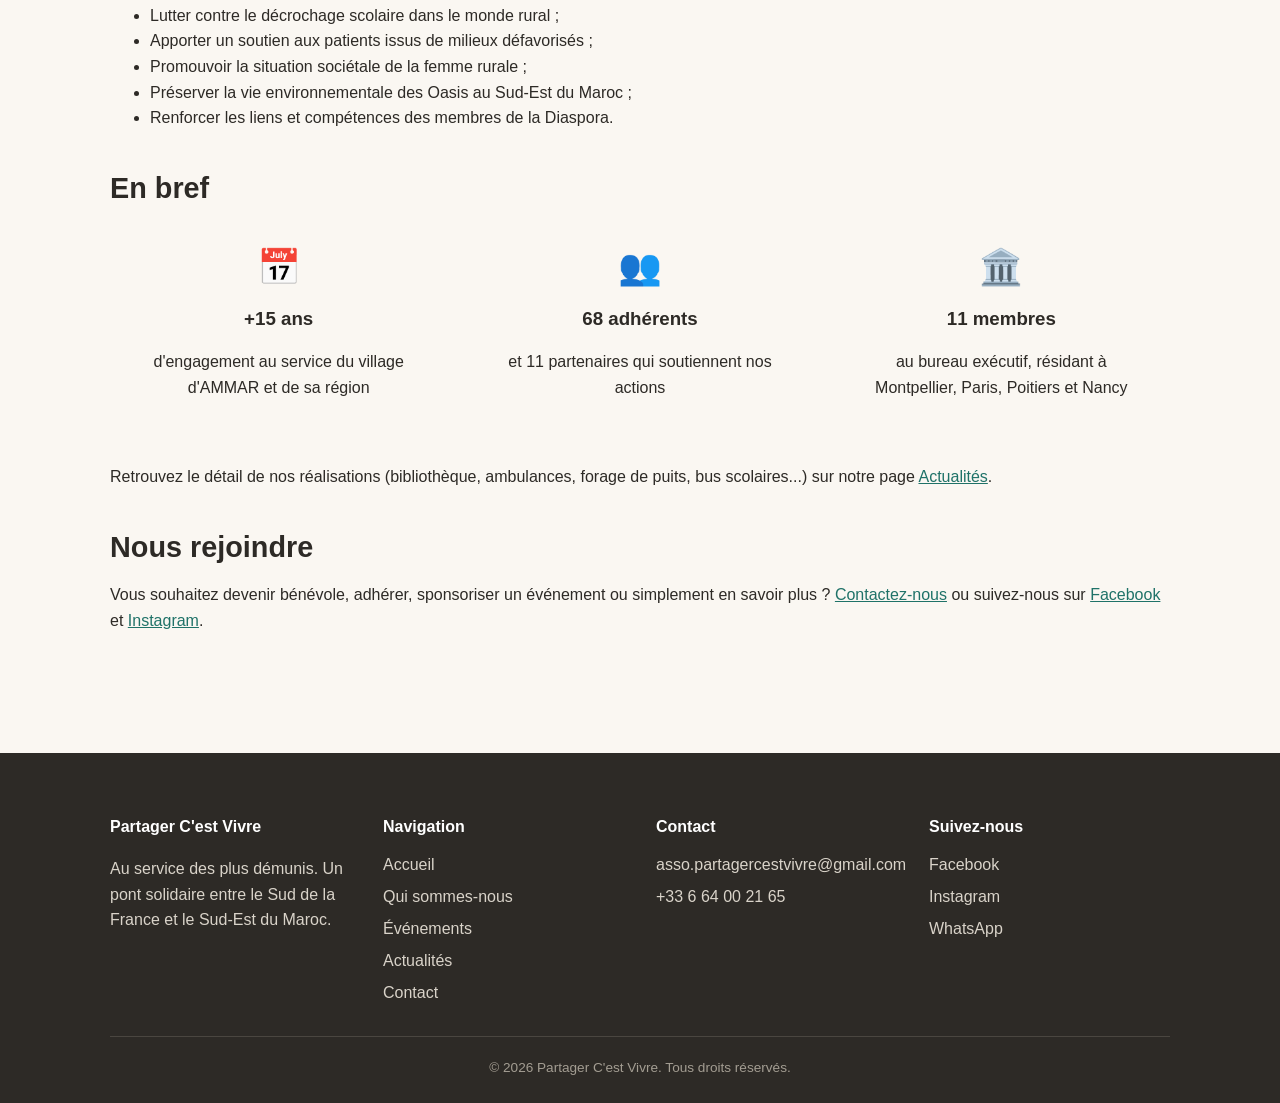
<file: qui-sommes-nous.html>
<!DOCTYPE html>
<html lang="fr">
<head>
  <meta charset="UTF-8">
  <meta name="viewport" content="width=device-width, initial-scale=1.0">
  <title>Qui sommes-nous - Partager C'est Vivre</title>
  <meta name="description" content="Histoire, mission, valeurs et objectifs de l'association Partager C'est Vivre, fondée en 2010 au service du village d'AMMAR au Sud-Est du Maroc.">
  <link rel="icon" href="assets/logo.png" type="image/png">
  <link rel="canonical" href="https://partagercestvivre.com/qui-sommes-nous.html">
  <link rel="stylesheet" href="css/style.css">
</head>
<body>
  <header class="site-header">
    <nav class="nav">
      <a href="index.html" class="nav-brand">
        <img src="assets/logo.png" alt="Logo Partager C'est Vivre">
        <span>Partager C'est Vivre</span>
      </a>
      <div class="nav-right">
        <div class="nav-social">
          <a href="https://www.facebook.com/asso.partager.c.est.vivre" target="_blank" rel="noopener" aria-label="Facebook">
            <svg width="20" height="20" viewBox="0 0 24 24" fill="currentColor" aria-hidden="true"><path d="M22 12a10 10 0 1 0-11.6 9.9v-7H7.9V12h2.5V9.8c0-2.5 1.5-3.9 3.8-3.9 1.1 0 2.2.2 2.2.2v2.5h-1.3c-1.2 0-1.6.8-1.6 1.6V12h2.8l-.4 2.9h-2.4v7A10 10 0 0 0 22 12z"/></svg>
          </a>
          <a href="https://www.instagram.com/asso_pcv_officiel" target="_blank" rel="noopener" aria-label="Instagram">
            <svg width="20" height="20" viewBox="0 0 24 24" fill="none" stroke="currentColor" stroke-width="2" stroke-linecap="round" stroke-linejoin="round" aria-hidden="true"><rect x="3" y="3" width="18" height="18" rx="5"/><circle cx="12" cy="12" r="4"/><circle cx="17.5" cy="6.5" r="0.8" fill="currentColor" stroke="none"/></svg>
          </a>
          <a href="https://wa.me/33664002165" target="_blank" rel="noopener" aria-label="WhatsApp">
            <svg width="20" height="20" viewBox="0 0 24 24" fill="currentColor" aria-hidden="true"><path d="M12.001 2.003c-5.514 0-9.997 4.483-9.997 9.997 0 1.762.462 3.484 1.339 4.997l-1.421 5.192 5.32-1.394a9.96 9.96 0 0 0 4.759 1.202h.001c5.514 0 9.997-4.483 9.997-9.997s-4.483-9.997-9.998-9.997zm0 18.246a8.24 8.24 0 0 1-4.198-1.147l-.301-.179-3.153.827.843-3.077-.196-.315a8.221 8.221 0 0 1-1.269-4.408c0-4.55 3.702-8.251 8.251-8.251 4.549 0 8.251 3.701 8.251 8.251 0 4.549-3.702 8.251-8.251 8.251z"/><path d="M17.472 14.382c-.297-.149-1.758-.867-2.03-.967-.273-.099-.471-.148-.67.15-.197.297-.767.966-.94 1.164-.173.199-.347.223-.644.075-.297-.15-1.255-.463-2.39-1.475-.883-.788-1.48-1.761-1.653-2.059-.173-.297-.018-.458.13-.606.134-.133.297-.347.446-.52.149-.174.198-.298.298-.497.099-.198.05-.371-.025-.52-.075-.149-.669-1.612-.916-2.207-.242-.579-.487-.5-.669-.51-.173-.008-.371-.01-.57-.01-.198 0-.52.074-.792.372-.272.297-1.04 1.016-1.04 2.479 0 1.462 1.065 2.875 1.213 3.074.149.198 2.096 3.2 5.077 4.487.709.306 1.262.489 1.694.625.712.227 1.36.195 1.871.118.571-.085 1.758-.719 2.006-1.413.248-.694.248-1.289.173-1.413-.074-.124-.272-.198-.57-.347z"/></svg>
          </a>
        </div>
        <button class="nav-toggle" aria-label="Ouvrir le menu">
          <svg width="24" height="24" viewBox="0 0 24 24" fill="none" stroke="currentColor" stroke-width="2" stroke-linecap="round" aria-hidden="true"><line x1="3" y1="6" x2="21" y2="6"/><line x1="3" y1="12" x2="21" y2="12"/><line x1="3" y1="18" x2="21" y2="18"/></svg>
        </button>
        <ul class="nav-links">
          <li><a href="index.html">Accueil</a></li>
          <li><a href="qui-sommes-nous.html">Qui sommes-nous</a></li>
          <li><a href="evenements.html">Événements</a></li>
          <li><a href="actualites.html">Actualités</a></li>
          <li><a href="contact.html">Contact</a></li>
        </ul>
      </div>
    </nav>
  </header>

  <main>
    <section class="page-hero">
      <div class="container">
        <h1>Qui sommes-nous</h1>
        <p>Notre histoire, notre mission, nos actions</p>
      </div>
    </section>

    <section class="section">
      <div class="container">
        <div class="notice">
          💬 « Aujourd'hui, nul ne peut ignorer l'ampleur des défis environnementaux, sociaux et économiques
          auxquels notre monde est confronté. [...] C'est dans cette conviction qu'est née l'Association
          Partager C'est Vivre. […] Partager c'est vivre ; agir ensemble, c'est bâtir l'avenir ! »<br>
          — <strong>M. Lhoussayn BEN AMAR</strong>, Président de l'association
        </div>

        <h2 class="section-title">Notre histoire</h2>
        <p>
          L'Association Partager C'est Vivre est une association à but non lucratif et d'intérêt général,
          régie par la loi du 1er juillet 1901. Elle a été fondée le <strong>28 janvier 2010</strong> à
          l'initiative de Marocains résidant en Europe, notamment des ressortissants du village d'AMMAR
          (province de Tinghir) établis en France.
        </p>
        <p>
          Le 26 janvier 2019 a marqué une étape décisive : sous le slogan <strong>« Au service des plus
          démunis »</strong>, l'association a adopté sa nouvelle identité « Partager C'est Vivre », en
          remplacement de sa dénomination historique « Agir Pour Mon Village », reflétant une vision plus
          ouverte, solidaire et fédératrice.
        </p>
        <p>
          Aujourd'hui, l'association œuvre dans les domaines sociaux, éducatifs, sanitaires,
          environnementaux, sportifs et culturels, au bénéfice du village d'AMMAR et des localités
          avoisinantes du Sud-Est du Maroc — un territoire de plus de 3 500 habitants.
        </p>

        <h2 class="section-title" style="margin-top: 2.5rem;">Nos valeurs</h2>
        <div class="grid">
          <div class="value-item">
            <div class="value-icon">🤝</div>
            <h3>Fraternité &amp; entraide</h3>
            <p>Agir ensemble au service des communautés les plus vulnérables, dans un esprit de fraternité, d'entraide et de partage.</p>
          </div>
          <div class="value-item">
            <div class="value-icon">❤️</div>
            <h3>Dignité humaine</h3>
            <p>Promouvoir la dignité humaine, les droits fondamentaux, la diversité culturelle, ainsi que l'épanouissement de la femme et de l'enfant.</p>
          </div>
          <div class="value-item">
            <div class="value-icon">🌿</div>
            <h3>Environnement &amp; durabilité</h3>
            <p>Placer la protection de l'environnement et le développement durable au cœur de nos actions, pour les générations présentes et futures.</p>
          </div>
          <div class="value-item">
            <div class="value-icon">⚖️</div>
            <h3>Transparence &amp; rigueur</h3>
            <p>Agir avec professionnalisme, transparence, responsabilité et rigueur dans la gestion de nos projets et de nos ressources.</p>
          </div>
        </div>

        <h2 class="section-title" style="margin-top: 2.5rem;">Notre vision</h2>
        <p>
          Devenir une association de référence et un acteur modèle du développement durable, social et
          territorial, en créant un pont solidaire entre le Sud de la France et le Sud-Est du Maroc.
        </p>

        <h2 class="section-title" style="margin-top: 2.5rem;">Nos objectifs</h2>
        <ul>
          <li>Lutter contre le décrochage scolaire dans le monde rural ;</li>
          <li>Apporter un soutien aux patients issus de milieux défavorisés ;</li>
          <li>Promouvoir la situation sociétale de la femme rurale ;</li>
          <li>Préserver la vie environnementale des Oasis au Sud-Est du Maroc ;</li>
          <li>Renforcer les liens et compétences des membres de la Diaspora.</li>
        </ul>

        <h2 class="section-title" style="margin-top: 2.5rem;">En bref</h2>
        <div class="grid">
          <div class="value-item">
            <div class="value-icon">📅</div>
            <h3>+15 ans</h3>
            <p>d'engagement au service du village d'AMMAR et de sa région</p>
          </div>
          <div class="value-item">
            <div class="value-icon">👥</div>
            <h3>68 adhérents</h3>
            <p>et 11 partenaires qui soutiennent nos actions</p>
          </div>
          <div class="value-item">
            <div class="value-icon">🏛️</div>
            <h3>11 membres</h3>
            <p>au bureau exécutif, résidant à Montpellier, Paris, Poitiers et Nancy</p>
          </div>
        </div>
        <p style="margin-top:1.5rem;">
          Retrouvez le détail de nos réalisations (bibliothèque, ambulances, forage de puits, bus scolaires...)
          sur notre page <a href="actualites.html">Actualités</a>.
        </p>

        <h2 class="section-title" style="margin-top: 2.5rem;">Nous rejoindre</h2>
        <p>
          Vous souhaitez devenir bénévole, adhérer, sponsoriser un événement ou simplement en savoir plus ?
          <a href="contact.html">Contactez-nous</a> ou suivez-nous sur
          <a href="https://www.facebook.com/asso.partager.c.est.vivre" target="_blank" rel="noopener">Facebook</a>
          et <a href="https://www.instagram.com/asso_pcv_officiel" target="_blank" rel="noopener">Instagram</a>.
        </p>
      </div>
    </section>
  </main>

  <footer class="site-footer">
    <div class="container">
      <div class="footer-grid">
        <div>
          <h4>Partager C'est Vivre</h4>
          <p>Au service des plus démunis. Un pont solidaire entre le Sud de la France et le Sud-Est du Maroc.</p>
        </div>
        <div>
          <h4>Navigation</h4>
          <a href="index.html">Accueil</a>
          <a href="qui-sommes-nous.html">Qui sommes-nous</a>
          <a href="evenements.html">Événements</a>
          <a href="actualites.html">Actualités</a>
          <a href="contact.html">Contact</a>
        </div>
        <div>
          <h4>Contact</h4>
          <a href="mailto:asso.partagercestvivre@gmail.com">asso.partagercestvivre@gmail.com</a>
          <a href="tel:+33664002165">+33 6 64 00 21 65</a>
        </div>
        <div>
          <h4>Suivez-nous</h4>
          <a href="https://www.facebook.com/asso.partager.c.est.vivre" target="_blank" rel="noopener">Facebook</a>
          <a href="https://www.instagram.com/asso_pcv_officiel" target="_blank" rel="noopener">Instagram</a>
          <a href="https://wa.me/33664002165" target="_blank" rel="noopener">WhatsApp</a>
        </div>
      </div>
      <div class="footer-bottom">
        &copy; <span id="year"></span> Partager C'est Vivre. Tous droits réservés.
      </div>
    </div>
  </footer>

  <script src="js/main.js"></script>
  <script>document.getElementById("year").textContent = new Date().getFullYear();</script>
</body>
</html>
</file>
<file: css/style.css>
/* ===== Variables ===== */
:root {
  --color-primary: #d97742;
  --color-primary-dark: #b85f30;
  --color-accent: #2a9d8f;
  --color-accent-dark: #1f7268;
  --color-bg: #faf7f2;
  --color-bg-alt: #f0e9df;
  --color-text: #2d2a26;
  --color-text-light: #6b645c;
  --color-white: #ffffff;
  --shadow: 0 4px 16px rgba(45, 42, 38, 0.08);
  --radius: 12px;
  --max-width: 1100px;
}

* {
  box-sizing: border-box;
}

html {
  scroll-behavior: smooth;
}

body {
  margin: 0;
  font-family: "Segoe UI", Roboto, Helvetica, Arial, sans-serif;
  background: var(--color-bg);
  color: var(--color-text);
  line-height: 1.6;
}

img {
  max-width: 100%;
  display: block;
}

a {
  color: var(--color-accent-dark);
}

.container {
  max-width: var(--max-width);
  margin: 0 auto;
  padding: 0 1.25rem;
}

h1, h2, h3 {
  line-height: 1.25;
  margin-top: 0;
}

.section {
  padding: 3.5rem 0;
}

.section-alt {
  background: var(--color-bg-alt);
}

.section-title {
  font-size: 1.8rem;
  margin-bottom: 0.5rem;
}

.section-subtitle {
  color: var(--color-text-light);
  margin-bottom: 2rem;
}

/* ===== Header / Nav ===== */
.site-header {
  position: sticky;
  top: 0;
  z-index: 100;
  background: var(--color-white);
  box-shadow: var(--shadow);
}

.nav {
  display: flex;
  align-items: center;
  justify-content: space-between;
  padding: 0.9rem 1.25rem;
  max-width: var(--max-width);
  margin: 0 auto;
}

.nav-brand {
  display: flex;
  align-items: center;
  gap: 0.6rem;
  min-width: 0;
  flex-shrink: 1;
  font-weight: 700;
  font-size: 1.15rem;
  color: var(--color-text);
  text-decoration: none;
}

.nav-brand img {
  flex-shrink: 0;
}

.nav-brand span {
  min-width: 0;
  overflow: hidden;
  text-overflow: ellipsis;
  white-space: nowrap;
}

.nav-brand img {
  height: 36px;
  width: 36px;
}

.nav-right {
  display: flex;
  align-items: center;
  gap: 1.5rem;
  flex-shrink: 0;
}

.nav-social {
  display: flex;
  align-items: center;
  gap: 0.75rem;
}

.nav-social a {
  display: flex;
  align-items: center;
  color: var(--color-text-light);
  transition: color 0.15s ease;
}

.nav-social a:hover {
  color: var(--color-primary);
}

.nav-links {
  display: flex;
  gap: 1.75rem;
  list-style: none;
  margin: 0;
  padding: 0;
}

.nav-links a {
  color: var(--color-text);
  text-decoration: none;
  font-weight: 500;
}

.nav-links a:hover,
.nav-links a.active {
  color: var(--color-primary);
}

.nav-toggle {
  display: none;
  align-items: center;
  justify-content: center;
  background: none;
  border: none;
  padding: 0.25rem;
  cursor: pointer;
  color: var(--color-text);
}

@media (max-width: 720px) {
  .nav-toggle {
    display: flex;
  }
  .nav-links {
    position: absolute;
    top: 100%;
    left: 0;
    right: 0;
    background: var(--color-white);
    flex-direction: column;
    gap: 0;
    box-shadow: var(--shadow);
    max-height: 0;
    overflow: hidden;
    transition: max-height 0.25s ease;
  }
  .nav-links.open {
    max-height: 320px;
  }
  .nav-links li {
    border-top: 1px solid var(--color-bg-alt);
  }
  .nav-links a {
    display: block;
    padding: 1rem 1.25rem;
  }
}

/* ===== Buttons ===== */
.btn {
  display: inline-block;
  padding: 0.75rem 1.5rem;
  border-radius: 999px;
  font-weight: 600;
  text-decoration: none;
  cursor: pointer;
  border: 2px solid transparent;
  transition: transform 0.15s ease, box-shadow 0.15s ease;
}

.btn:hover {
  transform: translateY(-2px);
}

.btn-primary {
  background: var(--color-primary);
  color: var(--color-white);
}

.btn-primary:hover {
  background: var(--color-primary-dark);
}

.btn-outline {
  background: transparent;
  border-color: var(--color-white);
  color: var(--color-white);
}

.btn-outline-dark {
  background: transparent;
  border-color: var(--color-accent);
  color: var(--color-accent-dark);
}

/* ===== Hero ===== */
.hero {
  background: linear-gradient(135deg, var(--color-primary) 0%, var(--color-accent) 100%);
  color: var(--color-white);
  padding: 5rem 0;
  text-align: center;
}

.hero h1 {
  font-size: 2.4rem;
  margin-bottom: 1rem;
}

.hero p {
  font-size: 1.15rem;
  max-width: 640px;
  margin: 0 auto 2rem;
  opacity: 0.95;
}

.hero-actions {
  display: flex;
  gap: 1rem;
  justify-content: center;
  flex-wrap: wrap;
}

.page-hero {
  background: linear-gradient(135deg, var(--color-primary) 0%, var(--color-accent) 100%);
  color: var(--color-white);
  padding: 3rem 0;
  text-align: center;
}

.page-hero h1 {
  margin-bottom: 0.5rem;
}

.page-hero p {
  opacity: 0.95;
  margin: 0;
}

/* ===== Cards grid ===== */
.grid {
  display: grid;
  grid-template-columns: repeat(auto-fit, minmax(260px, 1fr));
  gap: 1.5rem;
}

.card {
  background: var(--color-white);
  border-radius: var(--radius);
  box-shadow: var(--shadow);
  overflow: hidden;
  display: flex;
  flex-direction: column;
}

.card-body {
  padding: 1.25rem 1.4rem;
  display: flex;
  flex-direction: column;
  gap: 0.5rem;
  flex: 1;
}

.card-image {
  height: 150px;
  background: linear-gradient(135deg, var(--color-accent) 0%, var(--color-primary) 100%);
  display: flex;
  align-items: center;
  justify-content: center;
  color: var(--color-white);
  font-size: 2rem;
}

.card-image img {
  width: 100%;
  height: 100%;
  object-fit: cover;
  object-position: top center;
}

.event-date-badge {
  display: inline-block;
  background: var(--color-bg-alt);
  color: var(--color-primary-dark);
  font-weight: 700;
  font-size: 0.85rem;
  padding: 0.25rem 0.7rem;
  border-radius: 999px;
  width: fit-content;
}

.card h3 {
  font-size: 1.15rem;
  margin: 0;
}

.card-meta {
  color: var(--color-text-light);
  font-size: 0.9rem;
}

.card p {
  margin: 0;
  color: var(--color-text-light);
}

.event-past .card-image,
.event-past .event-date-badge {
  opacity: 0.6;
}

/* ===== Values / icons ===== */
.value-item {
  text-align: center;
  padding: 1.5rem;
}

.value-icon {
  font-size: 2.2rem;
  margin-bottom: 0.75rem;
}

/* ===== Contact ===== */
.contact-grid {
  display: grid;
  grid-template-columns: 1fr 1fr;
  gap: 2.5rem;
  align-items: start;
}

@media (max-width: 720px) {
  .contact-grid {
    grid-template-columns: 1fr;
  }
}

.contact-info-item {
  display: flex;
  gap: 0.85rem;
  margin-bottom: 1.25rem;
  align-items: flex-start;
}

.contact-info-item .icon {
  font-size: 1.4rem;
}

form.contact-form {
  display: flex;
  flex-direction: column;
  gap: 1rem;
}

.contact-form label {
  font-weight: 600;
  font-size: 0.9rem;
  margin-bottom: 0.25rem;
  display: block;
}

.contact-form input,
.contact-form textarea {
  width: 100%;
  padding: 0.7rem 0.9rem;
  border: 1px solid #ddd3c6;
  border-radius: 8px;
  font-family: inherit;
  font-size: 1rem;
  background: var(--color-white);
}

/* ===== Sponsor table ===== */
.table-scroll {
  overflow-x: auto;
}

.sponsor-table {
  width: 100%;
  min-width: 640px;
  border-collapse: collapse;
  background: var(--color-white);
  border-radius: var(--radius);
  overflow: hidden;
  font-size: 0.9rem;
}

.sponsor-table th,
.sponsor-table td {
  padding: 0.6rem 0.8rem;
  border-bottom: 1px solid var(--color-bg-alt);
  text-align: center;
}

.sponsor-table td:first-child,
.sponsor-table th:first-child {
  text-align: left;
}

.sponsor-table thead th {
  background: var(--color-bg-alt);
  color: var(--color-primary-dark);
}

.sponsor-table thead th span {
  display: block;
  font-weight: 400;
  font-size: 0.75rem;
  color: var(--color-text-light);
}

.sponsor-table tbody tr:nth-child(even) {
  background: var(--color-bg);
}

.contact-form textarea {
  resize: vertical;
  min-height: 120px;
}

.notice {
  background: var(--color-bg-alt);
  border-left: 4px solid var(--color-primary);
  padding: 1rem 1.25rem;
  border-radius: 8px;
  font-size: 0.95rem;
  color: var(--color-text-light);
  margin-bottom: 2rem;
}

/* ===== Filter tabs (events page) ===== */
.filter-tabs {
  display: flex;
  gap: 0.75rem;
  margin-bottom: 2rem;
  flex-wrap: wrap;
}

.filter-tab {
  background: var(--color-white);
  border: 2px solid var(--color-bg-alt);
  padding: 0.5rem 1.1rem;
  border-radius: 999px;
  cursor: pointer;
  font-weight: 600;
  color: var(--color-text-light);
}

.filter-tab.active {
  border-color: var(--color-primary);
  color: var(--color-primary-dark);
  background: #fdf0e8;
}

.empty-state {
  text-align: center;
  color: var(--color-text-light);
  padding: 2rem;
}

/* ===== Footer ===== */
.site-footer {
  background: #2d2a26;
  color: #d9d3c9;
  padding: 2.5rem 0 1.5rem;
  margin-top: 3rem;
}

.footer-grid {
  display: grid;
  grid-template-columns: repeat(auto-fit, minmax(200px, 1fr));
  gap: 2rem;
  margin-bottom: 1.5rem;
}

.footer-grid h4 {
  color: var(--color-white);
  margin-bottom: 0.75rem;
}

.footer-grid a {
  color: #d9d3c9;
  text-decoration: none;
  display: block;
  margin-bottom: 0.4rem;
}

.footer-grid a:hover {
  color: var(--color-primary);
}

.footer-bottom {
  border-top: 1px solid #4a4640;
  padding-top: 1.25rem;
  text-align: center;
  font-size: 0.85rem;
  color: #a39d92;
}
</file>
